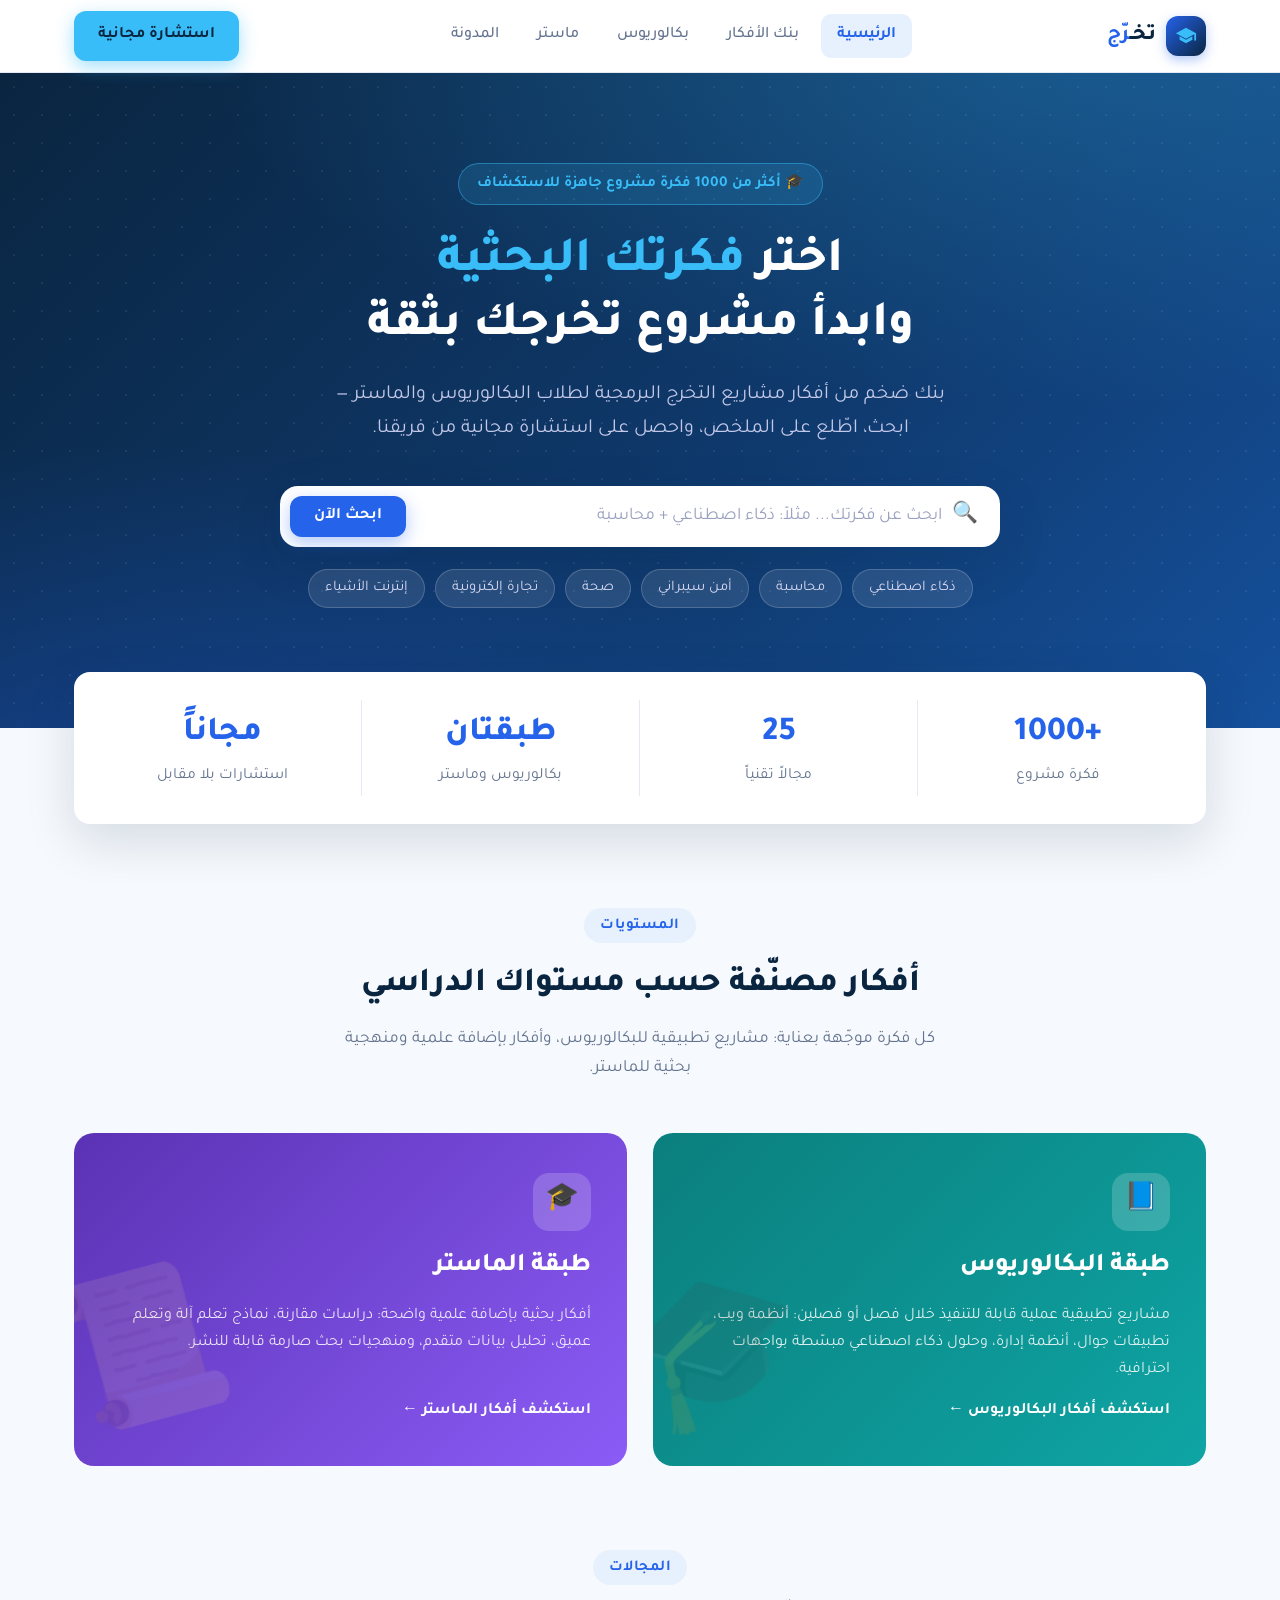
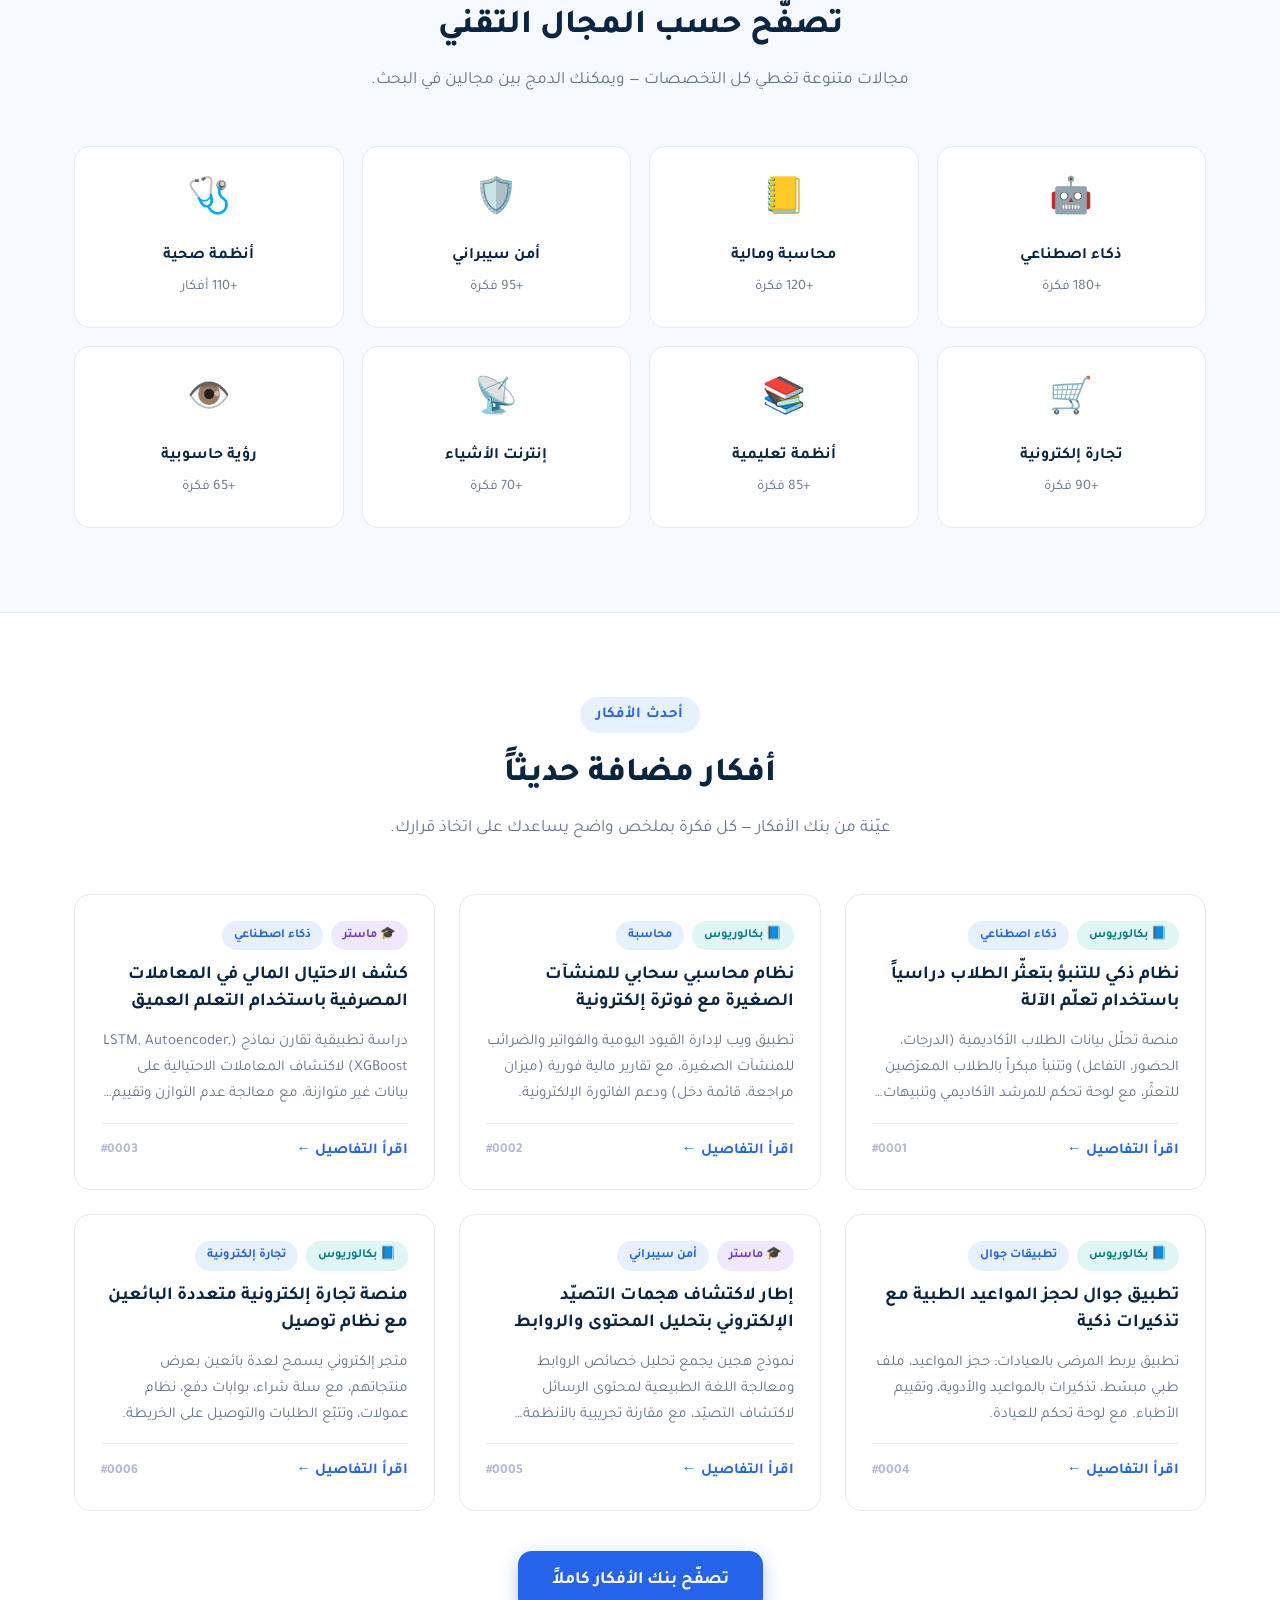
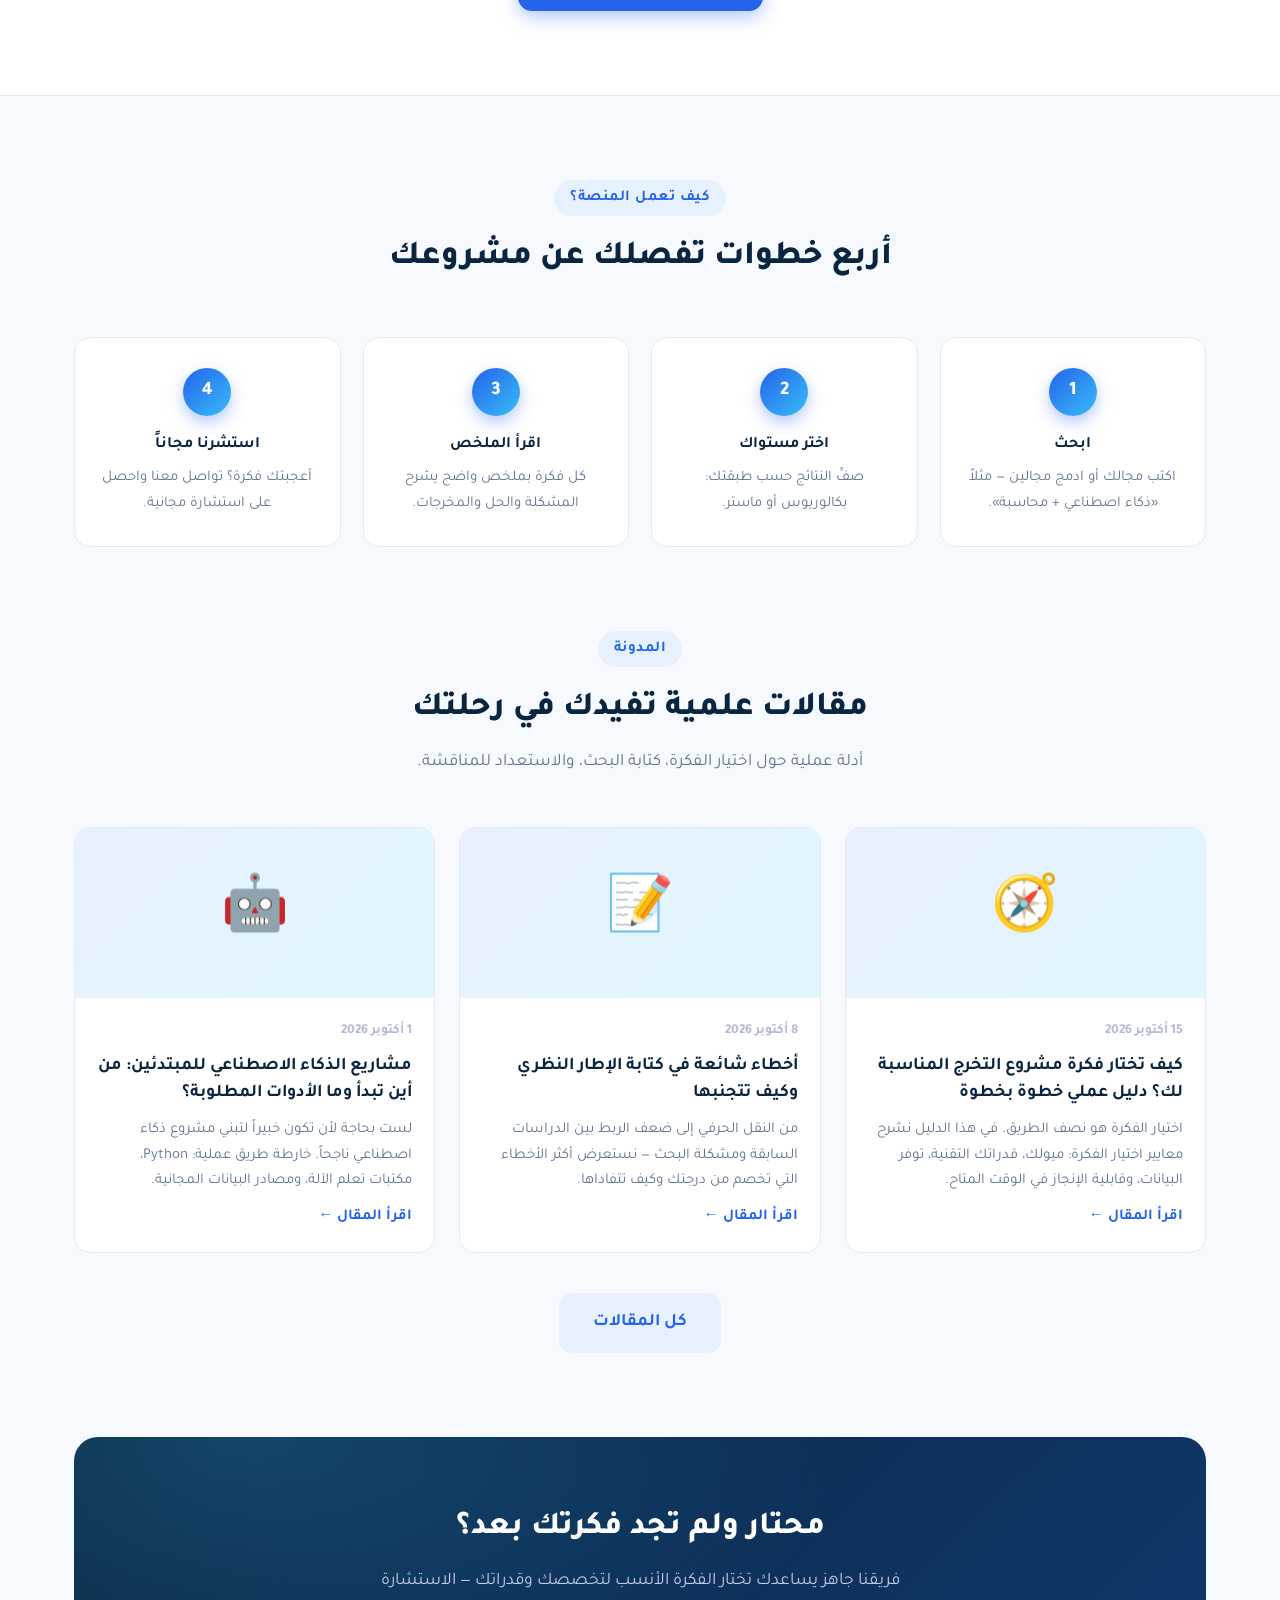
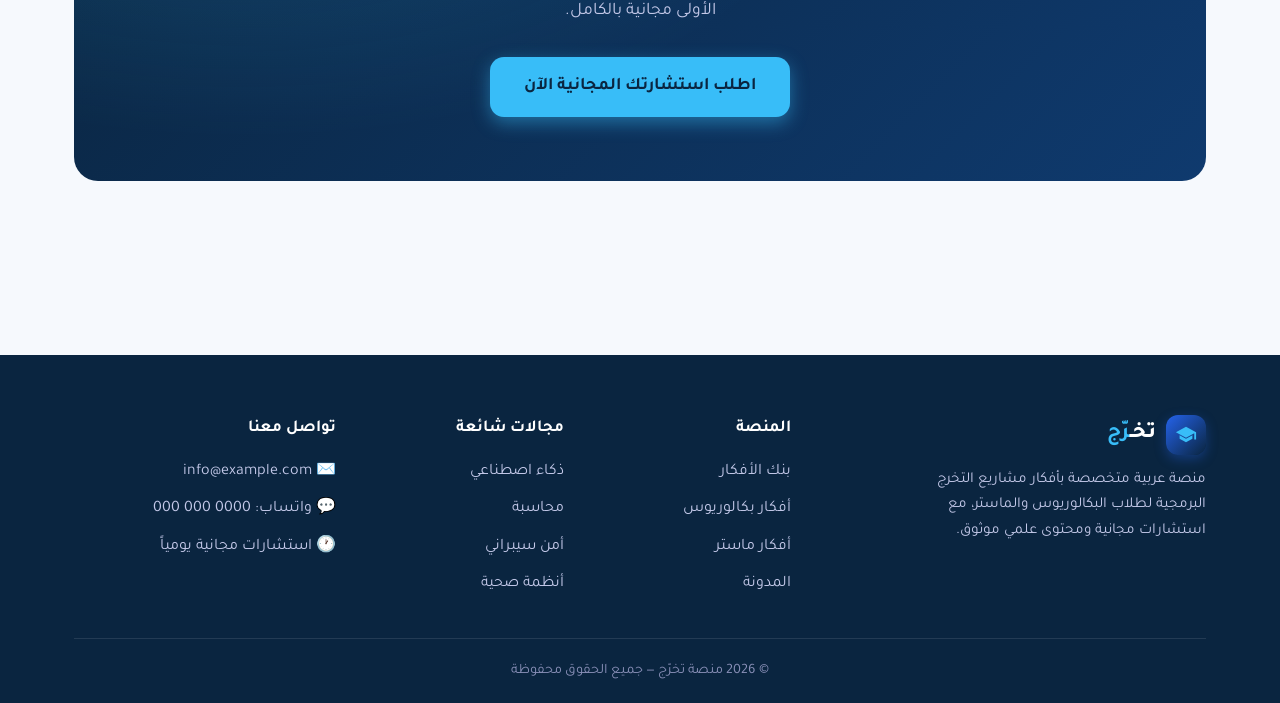
<file: index.html>
<!DOCTYPE html>
<html lang="ar" dir="rtl">
<head>
  <meta charset="UTF-8">
  <meta name="viewport" content="width=device-width, initial-scale=1.0">
  <title>تخرّج — منصة أفكار مشاريع التخرج</title>
  <meta name="description" content="أكثر من 1000 فكرة مشروع تخرج برمجي لطلاب البكالوريوس والماستر، مع ملخصات واضحة واستشارات مجانية.">
  <link rel="preconnect" href="https://fonts.googleapis.com">
  <link href="https://fonts.googleapis.com/css2?family=Tajawal:wght@400;500;700;800&display=swap" rel="stylesheet">
  <link rel="stylesheet" href="css/style.css">
</head>
<body>

<header class="site-header">
  <div class="container">
    <a href="index.html" class="logo">
      <span class="cap"><svg viewBox="0 0 24 24"><path d="M12 3L1 9l11 6 9-4.91V17h2V9L12 3zm-7 9.18v4L12 20l7-3.82v-4L12 16l-7-3.82z"/></svg></span>
      <span>تخـ<b>رّج</b></span>
    </a>
    <nav class="main-nav">
      <a href="index.html" class="active">الرئيسية</a>
      <a href="ideas.html">بنك الأفكار</a>
      <a href="ideas.html?tier=bachelor">بكالوريوس</a>
      <a href="ideas.html?tier=master">ماستر</a>
      <a href="blog.html">المدونة</a>
    </nav>
    <a href="idea.html?id=1#consult" class="btn btn-gold header-cta">استشارة مجانية</a>
    <button class="nav-toggle" aria-label="القائمة">☰</button>
  </div>
</header>

<section class="hero">
  <div class="container">
    <span class="hero-badge">🎓 أكثر من 1000 فكرة مشروع جاهزة للاستكشاف</span>
    <h1>اختر <span class="hl">فكرتك البحثية</span><br>وابدأ مشروع تخرجك بثقة</h1>
    <p class="lead">بنك ضخم من أفكار مشاريع التخرج البرمجية لطلاب البكالوريوس والماستر — ابحث، اطّلع على الملخص، واحصل على استشارة مجانية من فريقنا.</p>
    <form class="search-box" id="hero-search">
      <span class="icon">🔍</span>
      <input type="search" placeholder="ابحث عن فكرتك... مثلاً: ذكاء اصطناعي + محاسبة">
      <button type="submit" class="btn btn-indigo">ابحث الآن</button>
    </form>
    <div class="hero-tags">
      <a href="ideas.html?field=ذكاء اصطناعي">ذكاء اصطناعي</a>
      <a href="ideas.html?field=محاسبة">محاسبة</a>
      <a href="ideas.html?field=أمن سيبراني">أمن سيبراني</a>
      <a href="ideas.html?field=صحة">صحة</a>
      <a href="ideas.html?field=تجارة إلكترونية">تجارة إلكترونية</a>
      <a href="ideas.html?field=إنترنت الأشياء">إنترنت الأشياء</a>
    </div>
  </div>
</section>

<div class="stats-strip">
  <div class="container">
    <div class="grid">
      <div class="stat"><div class="num">+1000</div><div class="lbl">فكرة مشروع</div></div>
      <div class="stat"><div class="num">25</div><div class="lbl">مجالاً تقنياً</div></div>
      <div class="stat"><div class="num">طبقتان</div><div class="lbl">بكالوريوس وماستر</div></div>
      <div class="stat"><div class="num">مجاناً</div><div class="lbl">استشارات بلا مقابل</div></div>
    </div>
  </div>
</div>

<section class="block">
  <div class="container">
    <div class="sec-head">
      <span class="kicker">المستويات</span>
      <h2>أفكار مصنّفة حسب مستواك الدراسي</h2>
      <p>كل فكرة موجّهة بعناية: مشاريع تطبيقية للبكالوريوس، وأفكار بإضافة علمية ومنهجية بحثية للماستر.</p>
    </div>
    <div class="tiers">
      <a href="ideas.html?tier=bachelor" class="tier-card bachelor">
        <span class="tier-icon">📘</span>
        <h3>طبقة البكالوريوس</h3>
        <p>مشاريع تطبيقية عملية قابلة للتنفيذ خلال فصل أو فصلين: أنظمة ويب، تطبيقات جوال، أنظمة إدارة، وحلول ذكاء اصطناعي مبسّطة بواجهات احترافية.</p>
        <span class="tier-link">استكشف أفكار البكالوريوس ←</span>
      </a>
      <a href="ideas.html?tier=master" class="tier-card master">
        <span class="tier-icon">🎓</span>
        <h3>طبقة الماستر</h3>
        <p>أفكار بحثية بإضافة علمية واضحة: دراسات مقارنة، نماذج تعلم آلة وتعلم عميق، تحليل بيانات متقدم، ومنهجيات بحث صارمة قابلة للنشر.</p>
        <span class="tier-link">استكشف أفكار الماستر ←</span>
      </a>
    </div>
  </div>
</section>

<section class="block" style="padding-top:0">
  <div class="container">
    <div class="sec-head">
      <span class="kicker">المجالات</span>
      <h2>تصفّح حسب المجال التقني</h2>
      <p>مجالات متنوعة تغطي كل التخصصات — ويمكنك الدمج بين مجالين في البحث.</p>
    </div>
    <div class="cats">
      <a class="cat-card" href="ideas.html?field=ذكاء اصطناعي"><span class="emoji">🤖</span><h4>ذكاء اصطناعي</h4><span>+180 فكرة</span></a>
      <a class="cat-card" href="ideas.html?field=محاسبة"><span class="emoji">📒</span><h4>محاسبة ومالية</h4><span>+120 فكرة</span></a>
      <a class="cat-card" href="ideas.html?field=أمن سيبراني"><span class="emoji">🛡️</span><h4>أمن سيبراني</h4><span>+95 فكرة</span></a>
      <a class="cat-card" href="ideas.html?field=صحة"><span class="emoji">🩺</span><h4>أنظمة صحية</h4><span>+110 أفكار</span></a>
      <a class="cat-card" href="ideas.html?field=تجارة إلكترونية"><span class="emoji">🛒</span><h4>تجارة إلكترونية</h4><span>+90 فكرة</span></a>
      <a class="cat-card" href="ideas.html?field=تعليم"><span class="emoji">📚</span><h4>أنظمة تعليمية</h4><span>+85 فكرة</span></a>
      <a class="cat-card" href="ideas.html?field=إنترنت الأشياء"><span class="emoji">📡</span><h4>إنترنت الأشياء</h4><span>+70 فكرة</span></a>
      <a class="cat-card" href="ideas.html?field=رؤية حاسوبية"><span class="emoji">👁️</span><h4>رؤية حاسوبية</h4><span>+65 فكرة</span></a>
    </div>
  </div>
</section>

<section class="block" style="background:#fff;border-top:1px solid var(--line);border-bottom:1px solid var(--line)">
  <div class="container">
    <div class="sec-head">
      <span class="kicker">أحدث الأفكار</span>
      <h2>أفكار مضافة حديثاً</h2>
      <p>عيّنة من بنك الأفكار — كل فكرة بملخص واضح يساعدك على اتخاذ قرارك.</p>
    </div>
    <div class="ideas-grid" id="latest-ideas"></div>
    <div style="text-align:center;margin-top:40px">
      <a href="ideas.html" class="btn btn-indigo btn-lg">تصفّح بنك الأفكار كاملاً</a>
    </div>
  </div>
</section>

<section class="block">
  <div class="container">
    <div class="sec-head">
      <span class="kicker">كيف تعمل المنصة؟</span>
      <h2>أربع خطوات تفصلك عن مشروعك</h2>
    </div>
    <div class="steps">
      <div class="step"><span class="n">1</span><h4>ابحث</h4><p>اكتب مجالك أو ادمج مجالين — مثلاً «ذكاء اصطناعي + محاسبة».</p></div>
      <div class="step"><span class="n">2</span><h4>اختر مستواك</h4><p>صفِّ النتائج حسب طبقتك: بكالوريوس أو ماستر.</p></div>
      <div class="step"><span class="n">3</span><h4>اقرأ الملخص</h4><p>كل فكرة بملخص واضح يشرح المشكلة والحل والمخرجات.</p></div>
      <div class="step"><span class="n">4</span><h4>استشرنا مجاناً</h4><p>أعجبتك فكرة؟ تواصل معنا واحصل على استشارة مجانية.</p></div>
    </div>
  </div>
</section>

<section class="block" style="padding-top:0">
  <div class="container">
    <div class="sec-head">
      <span class="kicker">المدونة</span>
      <h2>مقالات علمية تفيدك في رحلتك</h2>
      <p>أدلة عملية حول اختيار الفكرة، كتابة البحث، والاستعداد للمناقشة.</p>
    </div>
    <div class="posts-grid" id="latest-posts"></div>
    <div style="text-align:center;margin-top:40px">
      <a href="blog.html" class="btn btn-ghost btn-lg">كل المقالات</a>
    </div>
  </div>
</section>

<section class="block" style="padding-top:0">
  <div class="container">
    <div class="cta">
      <h2>محتار ولم تجد فكرتك بعد؟</h2>
      <p>فريقنا جاهز يساعدك تختار الفكرة الأنسب لتخصصك وقدراتك — الاستشارة الأولى مجانية بالكامل.</p>
      <a href="idea.html?id=1#consult" class="btn btn-gold btn-lg">اطلب استشارتك المجانية الآن</a>
    </div>
  </div>
</section>

<footer class="site-footer">
  <div class="container">
    <div class="top">
      <div class="about">
        <a href="index.html" class="logo" style="color:#fff">
          <span class="cap"><svg viewBox="0 0 24 24"><path d="M12 3L1 9l11 6 9-4.91V17h2V9L12 3zm-7 9.18v4L12 20l7-3.82v-4L12 16l-7-3.82z"/></svg></span>
          <span>تخـ<b style="color:var(--gold)">رّج</b></span>
        </a>
        <p>منصة عربية متخصصة بأفكار مشاريع التخرج البرمجية لطلاب البكالوريوس والماستر، مع استشارات مجانية ومحتوى علمي موثوق.</p>
      </div>
      <div>
        <h5>المنصة</h5>
        <ul>
          <li><a href="ideas.html">بنك الأفكار</a></li>
          <li><a href="ideas.html?tier=bachelor">أفكار بكالوريوس</a></li>
          <li><a href="ideas.html?tier=master">أفكار ماستر</a></li>
          <li><a href="blog.html">المدونة</a></li>
        </ul>
      </div>
      <div>
        <h5>مجالات شائعة</h5>
        <ul>
          <li><a href="ideas.html?field=ذكاء اصطناعي">ذكاء اصطناعي</a></li>
          <li><a href="ideas.html?field=محاسبة">محاسبة</a></li>
          <li><a href="ideas.html?field=أمن سيبراني">أمن سيبراني</a></li>
          <li><a href="ideas.html?field=صحة">أنظمة صحية</a></li>
        </ul>
      </div>
      <div>
        <h5>تواصل معنا</h5>
        <ul>
          <li>✉️ info@example.com</li>
          <li>💬 واتساب: 0000 000 000</li>
          <li>🕐 استشارات مجانية يومياً</li>
        </ul>
      </div>
    </div>
    <div class="bottom">© 2026 منصة تخرّج — جميع الحقوق محفوظة</div>
  </div>
</footer>

<script src="js/data.js"></script>
<script src="js/main.js"></script>
</body>
</html>
</file>
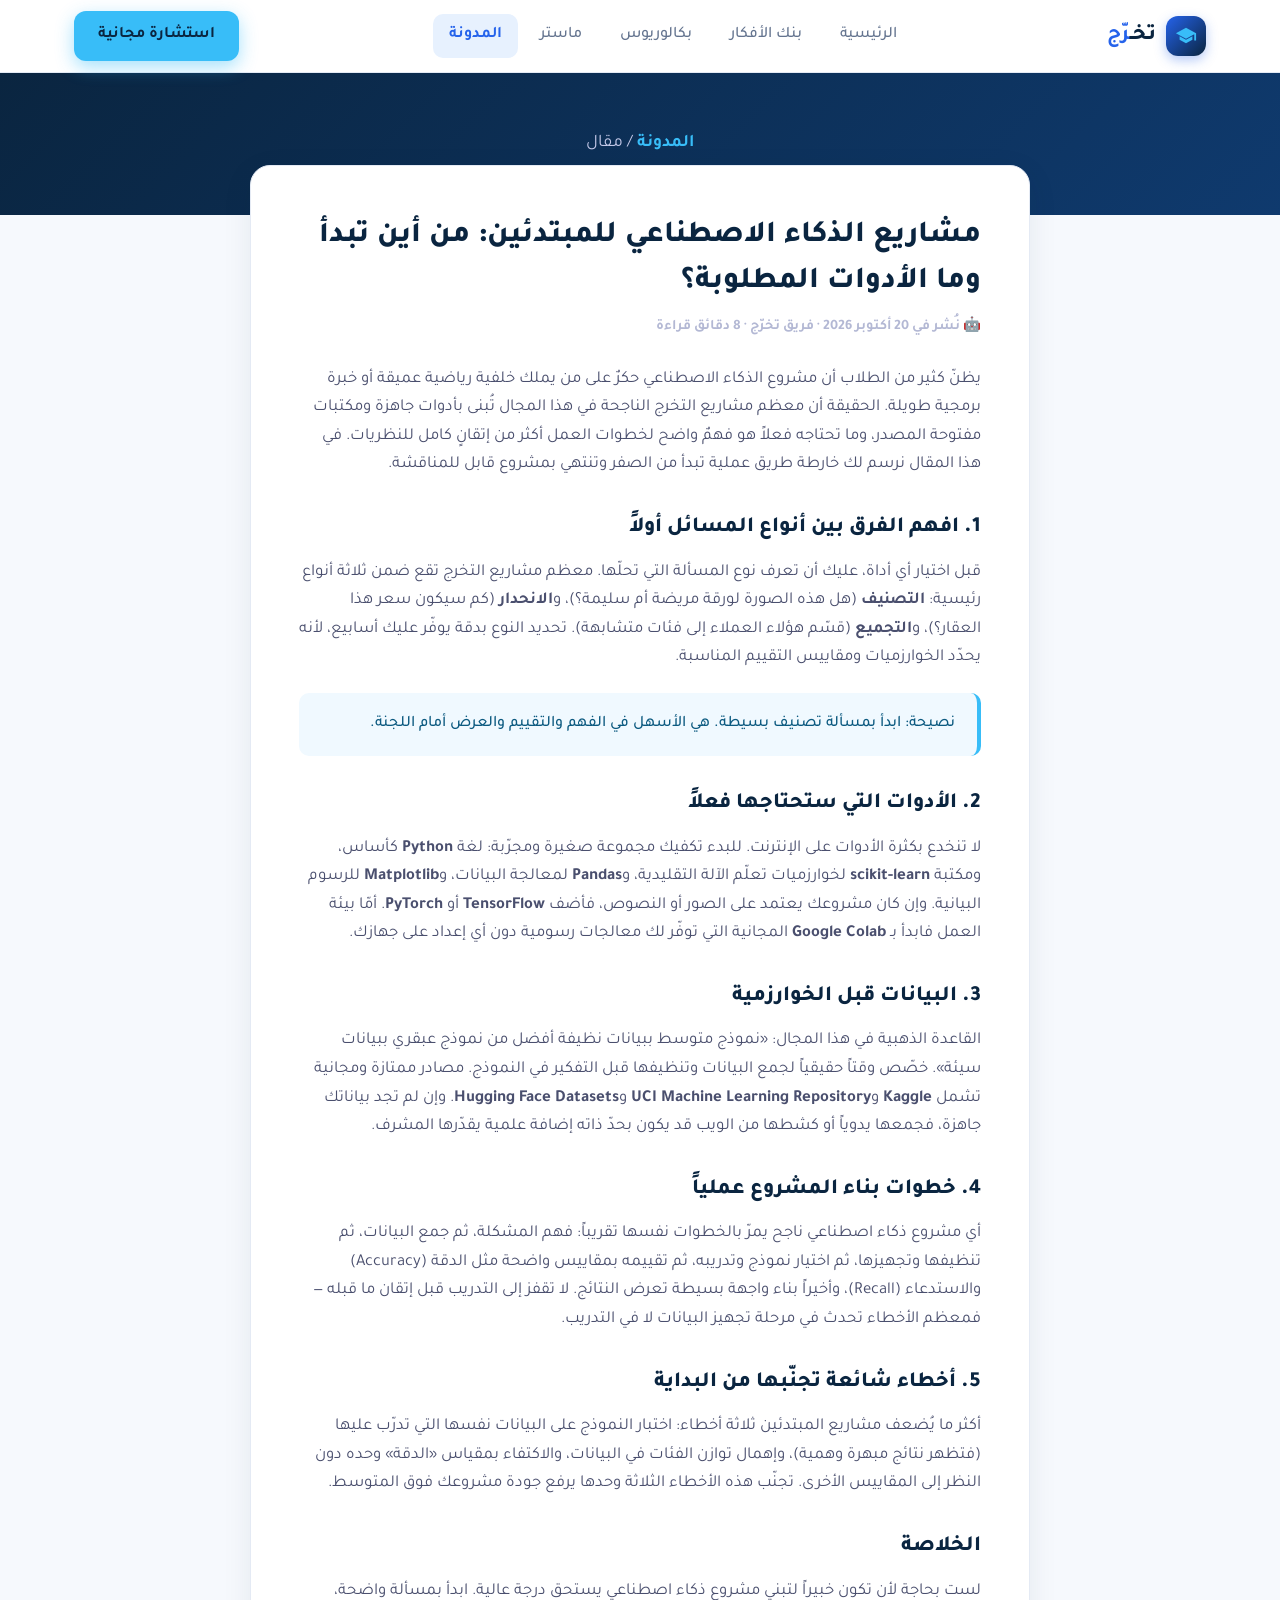
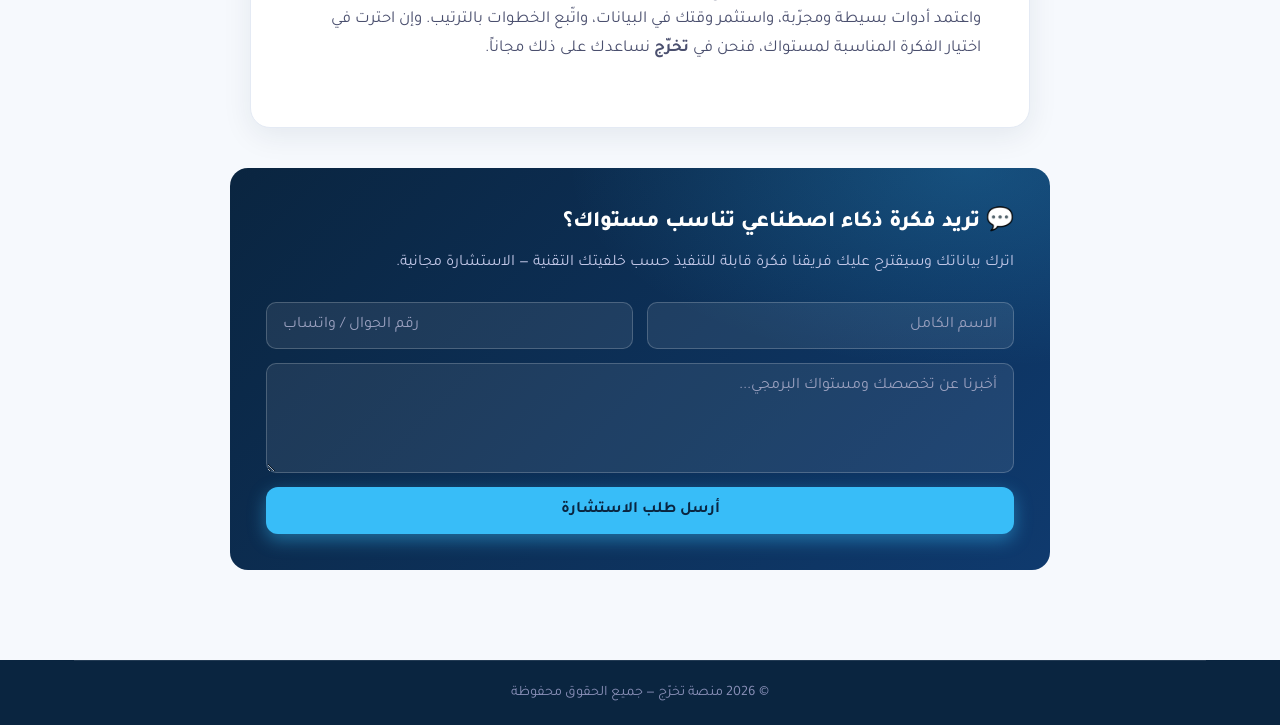
<file: article-ai.html>
<!DOCTYPE html>
<html lang="ar" dir="rtl">
<head>
  <meta charset="UTF-8">
  <meta name="viewport" content="width=device-width, initial-scale=1.0">
  <title>مشاريع الذكاء الاصطناعي للمبتدئين — تخرّج</title>
  <link rel="preconnect" href="https://fonts.googleapis.com">
  <link href="https://fonts.googleapis.com/css2?family=Tajawal:wght@400;500;700;800&display=swap" rel="stylesheet">
  <link rel="stylesheet" href="css/style.css">
</head>
<body>

<header class="site-header">
  <div class="container">
    <a href="index.html" class="logo">
      <span class="cap"><svg viewBox="0 0 24 24"><path d="M12 3L1 9l11 6 9-4.91V17h2V9L12 3zm-7 9.18v4L12 20l7-3.82v-4L12 16l-7-3.82z"/></svg></span>
      <span>تخـ<b>رّج</b></span>
    </a>
    <nav class="main-nav">
      <a href="index.html">الرئيسية</a>
      <a href="ideas.html">بنك الأفكار</a>
      <a href="ideas.html?tier=bachelor">بكالوريوس</a>
      <a href="ideas.html?tier=master">ماستر</a>
      <a href="blog.html" class="active">المدونة</a>
    </nav>
    <a href="idea.html?id=1#consult" class="btn btn-gold header-cta">استشارة مجانية</a>
    <button class="nav-toggle" aria-label="القائمة">☰</button>
  </div>
</header>

<section class="page-hero">
  <div class="container">
    <p style="margin-bottom:0"><a href="blog.html" style="color:var(--gold);font-weight:700">المدونة</a> / مقال</p>
  </div>
</section>

<div class="container">
  <article class="article-body">
    <h1>مشاريع الذكاء الاصطناعي للمبتدئين: من أين تبدأ وما الأدوات المطلوبة؟</h1>
    <p class="meta-line">🤖 نُشر في 20 أكتوبر 2026 · فريق تخرّج · 8 دقائق قراءة</p>

    <p>يظنّ كثير من الطلاب أن مشروع الذكاء الاصطناعي حكرٌ على من يملك خلفية رياضية عميقة أو خبرة برمجية طويلة. الحقيقة أن معظم مشاريع التخرج الناجحة في هذا المجال تُبنى بأدوات جاهزة ومكتبات مفتوحة المصدر، وما تحتاجه فعلاً هو فهمٌ واضح لخطوات العمل أكثر من إتقانٍ كامل للنظريات. في هذا المقال نرسم لك خارطة طريق عملية تبدأ من الصفر وتنتهي بمشروع قابل للمناقشة.</p>

    <h2>1. افهم الفرق بين أنواع المسائل أولاً</h2>
    <p>قبل اختيار أي أداة، عليك أن تعرف نوع المسألة التي تحلّها. معظم مشاريع التخرج تقع ضمن ثلاثة أنواع رئيسية: <b>التصنيف</b> (هل هذه الصورة لورقة مريضة أم سليمة؟)، و<b>الانحدار</b> (كم سيكون سعر هذا العقار؟)، و<b>التجميع</b> (قسّم هؤلاء العملاء إلى فئات متشابهة). تحديد النوع بدقة يوفّر عليك أسابيع، لأنه يحدّد الخوارزميات ومقاييس التقييم المناسبة.</p>

    <blockquote>نصيحة: ابدأ بمسألة تصنيف بسيطة. هي الأسهل في الفهم والتقييم والعرض أمام اللجنة.</blockquote>

    <h2>2. الأدوات التي ستحتاجها فعلاً</h2>
    <p>لا تنخدع بكثرة الأدوات على الإنترنت. للبدء تكفيك مجموعة صغيرة ومجرّبة: لغة <b>Python</b> كأساس، ومكتبة <b>scikit-learn</b> لخوارزميات تعلّم الآلة التقليدية، و<b>Pandas</b> لمعالجة البيانات، و<b>Matplotlib</b> للرسوم البيانية. وإن كان مشروعك يعتمد على الصور أو النصوص، فأضف <b>TensorFlow</b> أو <b>PyTorch</b>. أمّا بيئة العمل فابدأ بـ <b>Google Colab</b> المجانية التي توفّر لك معالجات رسومية دون أي إعداد على جهازك.</p>

    <h2>3. البيانات قبل الخوارزمية</h2>
    <p>القاعدة الذهبية في هذا المجال: «نموذج متوسط ببيانات نظيفة أفضل من نموذج عبقري ببيانات سيئة». خصّص وقتاً حقيقياً لجمع البيانات وتنظيفها قبل التفكير في النموذج. مصادر ممتازة ومجانية تشمل <b>Kaggle</b> و<b>UCI Machine Learning Repository</b> و<b>Hugging Face Datasets</b>. وإن لم تجد بياناتك جاهزة، فجمعها يدوياً أو كشطها من الويب قد يكون بحدّ ذاته إضافة علمية يقدّرها المشرف.</p>

    <h2>4. خطوات بناء المشروع عملياً</h2>
    <p>أي مشروع ذكاء اصطناعي ناجح يمرّ بالخطوات نفسها تقريباً: فهم المشكلة، ثم جمع البيانات، ثم تنظيفها وتجهيزها، ثم اختيار نموذج وتدريبه، ثم تقييمه بمقاييس واضحة مثل الدقة (Accuracy) والاستدعاء (Recall)، وأخيراً بناء واجهة بسيطة تعرض النتائج. لا تقفز إلى التدريب قبل إتقان ما قبله — فمعظم الأخطاء تحدث في مرحلة تجهيز البيانات لا في التدريب.</p>

    <h2>5. أخطاء شائعة تجنّبها من البداية</h2>
    <p>أكثر ما يُضعف مشاريع المبتدئين ثلاثة أخطاء: اختبار النموذج على البيانات نفسها التي تدرّب عليها (فتظهر نتائج مبهرة وهمية)، وإهمال توازن الفئات في البيانات، والاكتفاء بمقياس «الدقة» وحده دون النظر إلى المقاييس الأخرى. تجنّب هذه الأخطاء الثلاثة وحدها يرفع جودة مشروعك فوق المتوسط.</p>

    <h2>الخلاصة</h2>
    <p>لست بحاجة لأن تكون خبيراً لتبني مشروع ذكاء اصطناعي يستحق درجة عالية. ابدأ بمسألة واضحة، واعتمد أدوات بسيطة ومجرّبة، واستثمر وقتك في البيانات، واتّبع الخطوات بالترتيب. وإن احترت في اختيار الفكرة المناسبة لمستواك، فنحن في <b>تخرّج</b> نساعدك على ذلك مجاناً.</p>
  </article>

  <div class="idea-detail" style="margin-top:40px">
    <div class="consult-box" id="consult">
      <h3>💬 تريد فكرة ذكاء اصطناعي تناسب مستواك؟</h3>
      <p>اترك بياناتك وسيقترح عليك فريقنا فكرة قابلة للتنفيذ حسب خلفيتك التقنية — الاستشارة مجانية.</p>
      <form class="consult-form" id="consult-form">
        <input type="text" placeholder="الاسم الكامل" required>
        <input type="tel" placeholder="رقم الجوال / واتساب" required>
        <textarea class="full" placeholder="أخبرنا عن تخصصك ومستواك البرمجي..."></textarea>
        <button type="submit" class="btn btn-gold full" style="padding:14px">أرسل طلب الاستشارة</button>
      </form>
    </div>
  </div>
</div>

<footer class="site-footer">
  <div class="container">
    <div class="bottom">© 2026 منصة تخرّج — جميع الحقوق محفوظة</div>
  </div>
</footer>

<script src="js/data.js"></script>
<script src="js/main.js"></script>
</body>
</html>
</file>
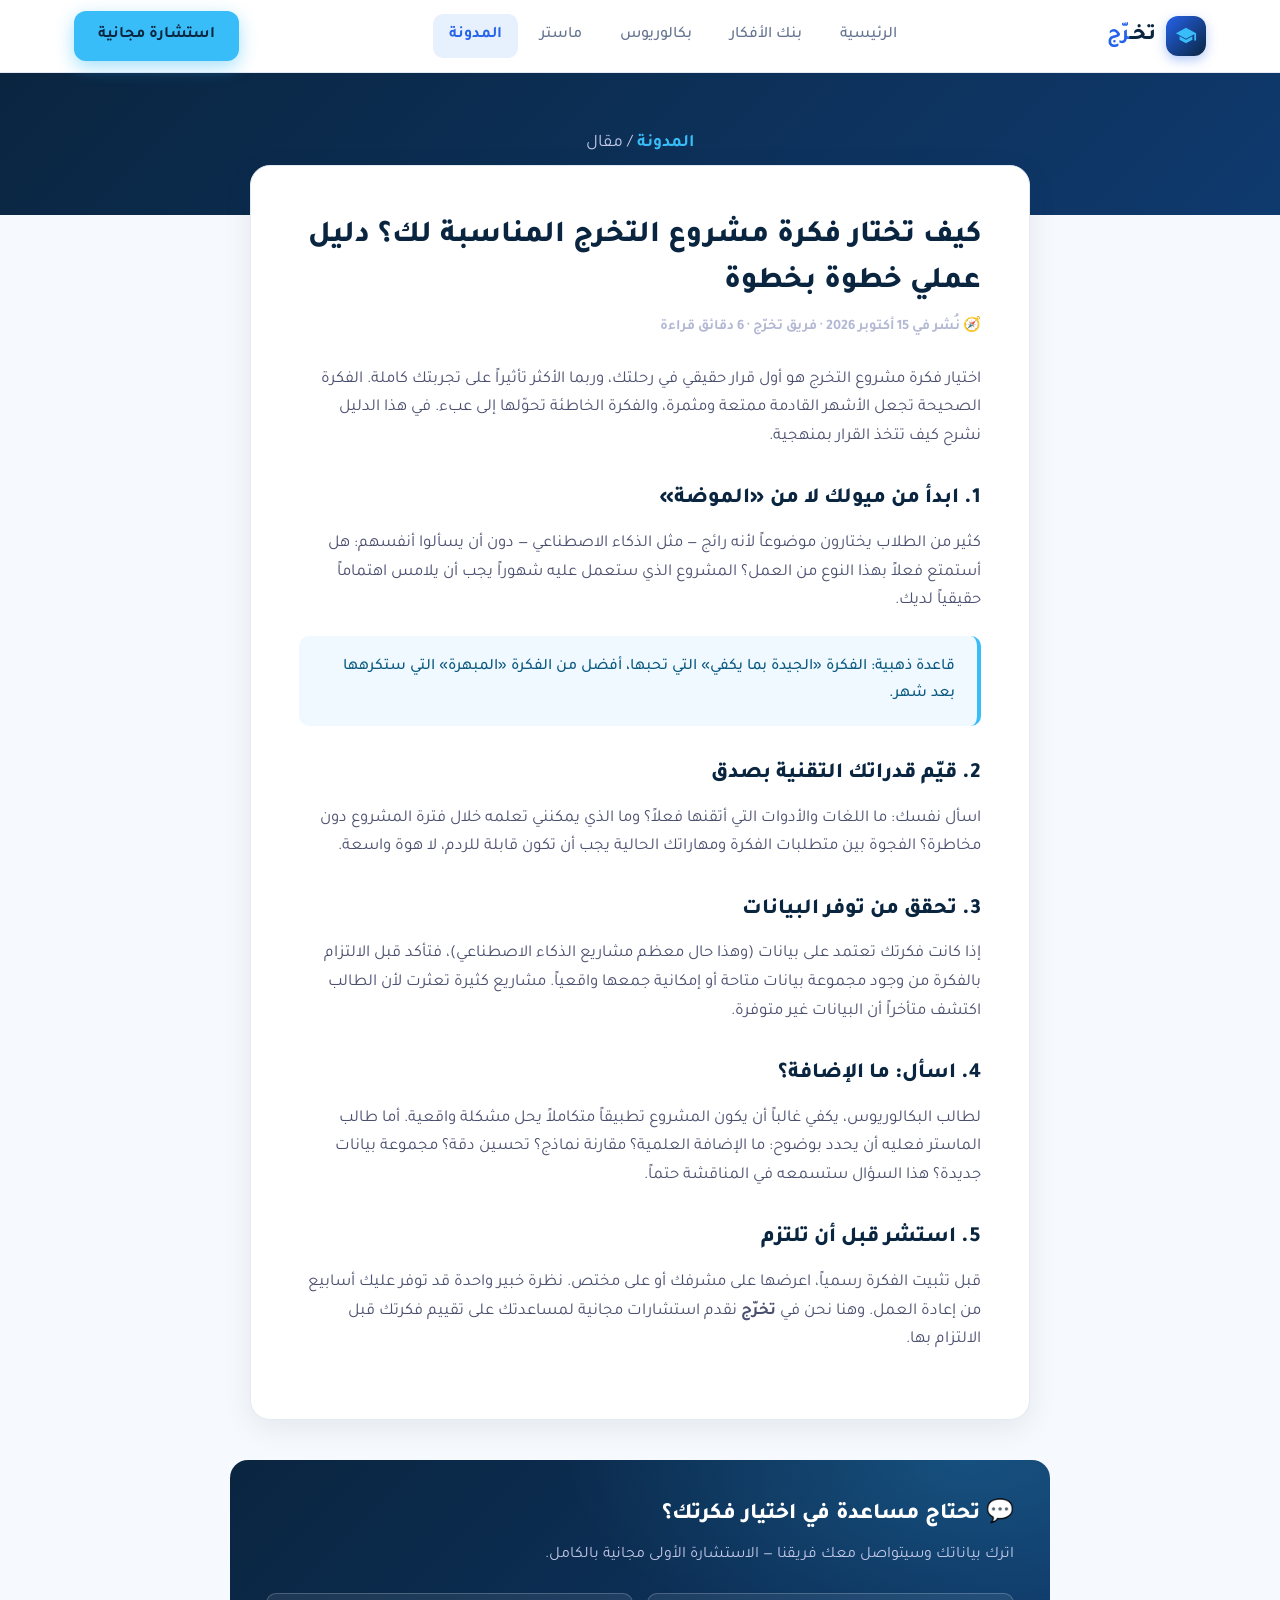
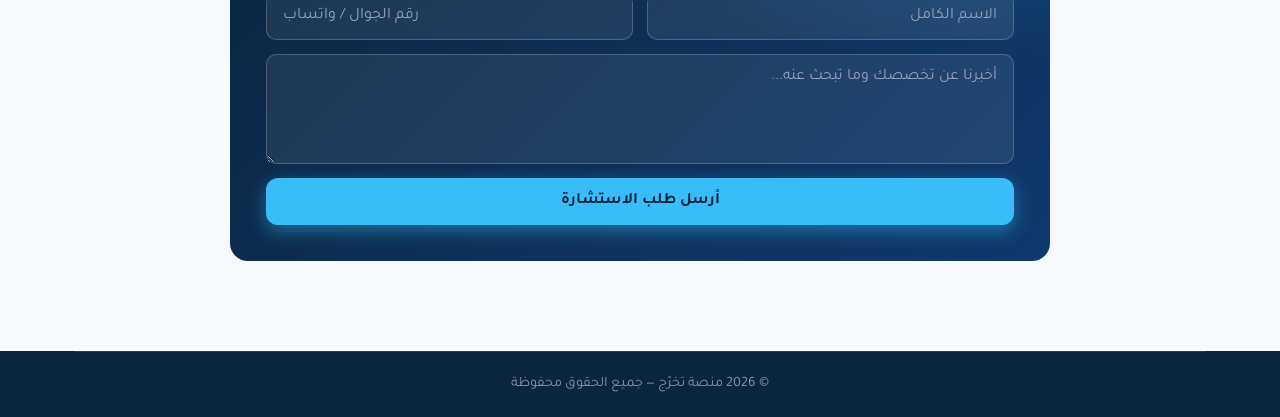
<file: article.html>
<!DOCTYPE html>
<html lang="ar" dir="rtl">
<head>
  <meta charset="UTF-8">
  <meta name="viewport" content="width=device-width, initial-scale=1.0">
  <title>مقال — تخرّج</title>
  <link rel="preconnect" href="https://fonts.googleapis.com">
  <link href="https://fonts.googleapis.com/css2?family=Tajawal:wght@400;500;700;800&display=swap" rel="stylesheet">
  <link rel="stylesheet" href="css/style.css">
</head>
<body>

<header class="site-header">
  <div class="container">
    <a href="index.html" class="logo">
      <span class="cap"><svg viewBox="0 0 24 24"><path d="M12 3L1 9l11 6 9-4.91V17h2V9L12 3zm-7 9.18v4L12 20l7-3.82v-4L12 16l-7-3.82z"/></svg></span>
      <span>تخـ<b>رّج</b></span>
    </a>
    <nav class="main-nav">
      <a href="index.html">الرئيسية</a>
      <a href="ideas.html">بنك الأفكار</a>
      <a href="ideas.html?tier=bachelor">بكالوريوس</a>
      <a href="ideas.html?tier=master">ماستر</a>
      <a href="blog.html" class="active">المدونة</a>
    </nav>
    <a href="idea.html?id=1#consult" class="btn btn-gold header-cta">استشارة مجانية</a>
    <button class="nav-toggle" aria-label="القائمة">☰</button>
  </div>
</header>

<section class="page-hero">
  <div class="container">
    <p style="margin-bottom:0"><a href="blog.html" style="color:var(--gold);font-weight:700">المدونة</a> / مقال</p>
  </div>
</section>

<div class="container">
  <article class="article-body">
    <h1>كيف تختار فكرة مشروع التخرج المناسبة لك؟ دليل عملي خطوة بخطوة</h1>
    <p class="meta-line">🧭 نُشر في 15 أكتوبر 2026 · فريق تخرّج · 6 دقائق قراءة</p>

    <p>اختيار فكرة مشروع التخرج هو أول قرار حقيقي في رحلتك، وربما الأكثر تأثيراً على تجربتك كاملة. الفكرة الصحيحة تجعل الأشهر القادمة ممتعة ومثمرة، والفكرة الخاطئة تحوّلها إلى عبء. في هذا الدليل نشرح كيف تتخذ القرار بمنهجية.</p>

    <h2>1. ابدأ من ميولك لا من «الموضة»</h2>
    <p>كثير من الطلاب يختارون موضوعاً لأنه رائج — مثل الذكاء الاصطناعي — دون أن يسألوا أنفسهم: هل أستمتع فعلاً بهذا النوع من العمل؟ المشروع الذي ستعمل عليه شهوراً يجب أن يلامس اهتماماً حقيقياً لديك.</p>

    <blockquote>قاعدة ذهبية: الفكرة «الجيدة بما يكفي» التي تحبها، أفضل من الفكرة «المبهرة» التي ستكرهها بعد شهر.</blockquote>

    <h2>2. قيّم قدراتك التقنية بصدق</h2>
    <p>اسأل نفسك: ما اللغات والأدوات التي أتقنها فعلاً؟ وما الذي يمكنني تعلمه خلال فترة المشروع دون مخاطرة؟ الفجوة بين متطلبات الفكرة ومهاراتك الحالية يجب أن تكون قابلة للردم، لا هوة واسعة.</p>

    <h2>3. تحقق من توفر البيانات</h2>
    <p>إذا كانت فكرتك تعتمد على بيانات (وهذا حال معظم مشاريع الذكاء الاصطناعي)، فتأكد قبل الالتزام بالفكرة من وجود مجموعة بيانات متاحة أو إمكانية جمعها واقعياً. مشاريع كثيرة تعثرت لأن الطالب اكتشف متأخراً أن البيانات غير متوفرة.</p>

    <h2>4. اسأل: ما الإضافة؟</h2>
    <p>لطالب البكالوريوس، يكفي غالباً أن يكون المشروع تطبيقاً متكاملاً يحل مشكلة واقعية. أما طالب الماستر فعليه أن يحدد بوضوح: ما الإضافة العلمية؟ مقارنة نماذج؟ تحسين دقة؟ مجموعة بيانات جديدة؟ هذا السؤال ستسمعه في المناقشة حتماً.</p>

    <h2>5. استشر قبل أن تلتزم</h2>
    <p>قبل تثبيت الفكرة رسمياً، اعرضها على مشرفك أو على مختص. نظرة خبير واحدة قد توفر عليك أسابيع من إعادة العمل. وهنا نحن في <b>تخرّج</b> نقدم استشارات مجانية لمساعدتك على تقييم فكرتك قبل الالتزام بها.</p>
  </article>

  <div class="idea-detail" style="margin-top:40px">
    <div class="consult-box" id="consult">
      <h3>💬 تحتاج مساعدة في اختيار فكرتك؟</h3>
      <p>اترك بياناتك وسيتواصل معك فريقنا — الاستشارة الأولى مجانية بالكامل.</p>
      <form class="consult-form" id="consult-form">
        <input type="text" placeholder="الاسم الكامل" required>
        <input type="tel" placeholder="رقم الجوال / واتساب" required>
        <textarea class="full" placeholder="أخبرنا عن تخصصك وما تبحث عنه..."></textarea>
        <button type="submit" class="btn btn-gold full" style="padding:14px">أرسل طلب الاستشارة</button>
      </form>
    </div>
  </div>
</div>

<footer class="site-footer">
  <div class="container">
    <div class="bottom">© 2026 منصة تخرّج — جميع الحقوق محفوظة</div>
  </div>
</footer>

<script src="js/data.js"></script>
<script src="js/main.js"></script>
</body>
</html>
</file>
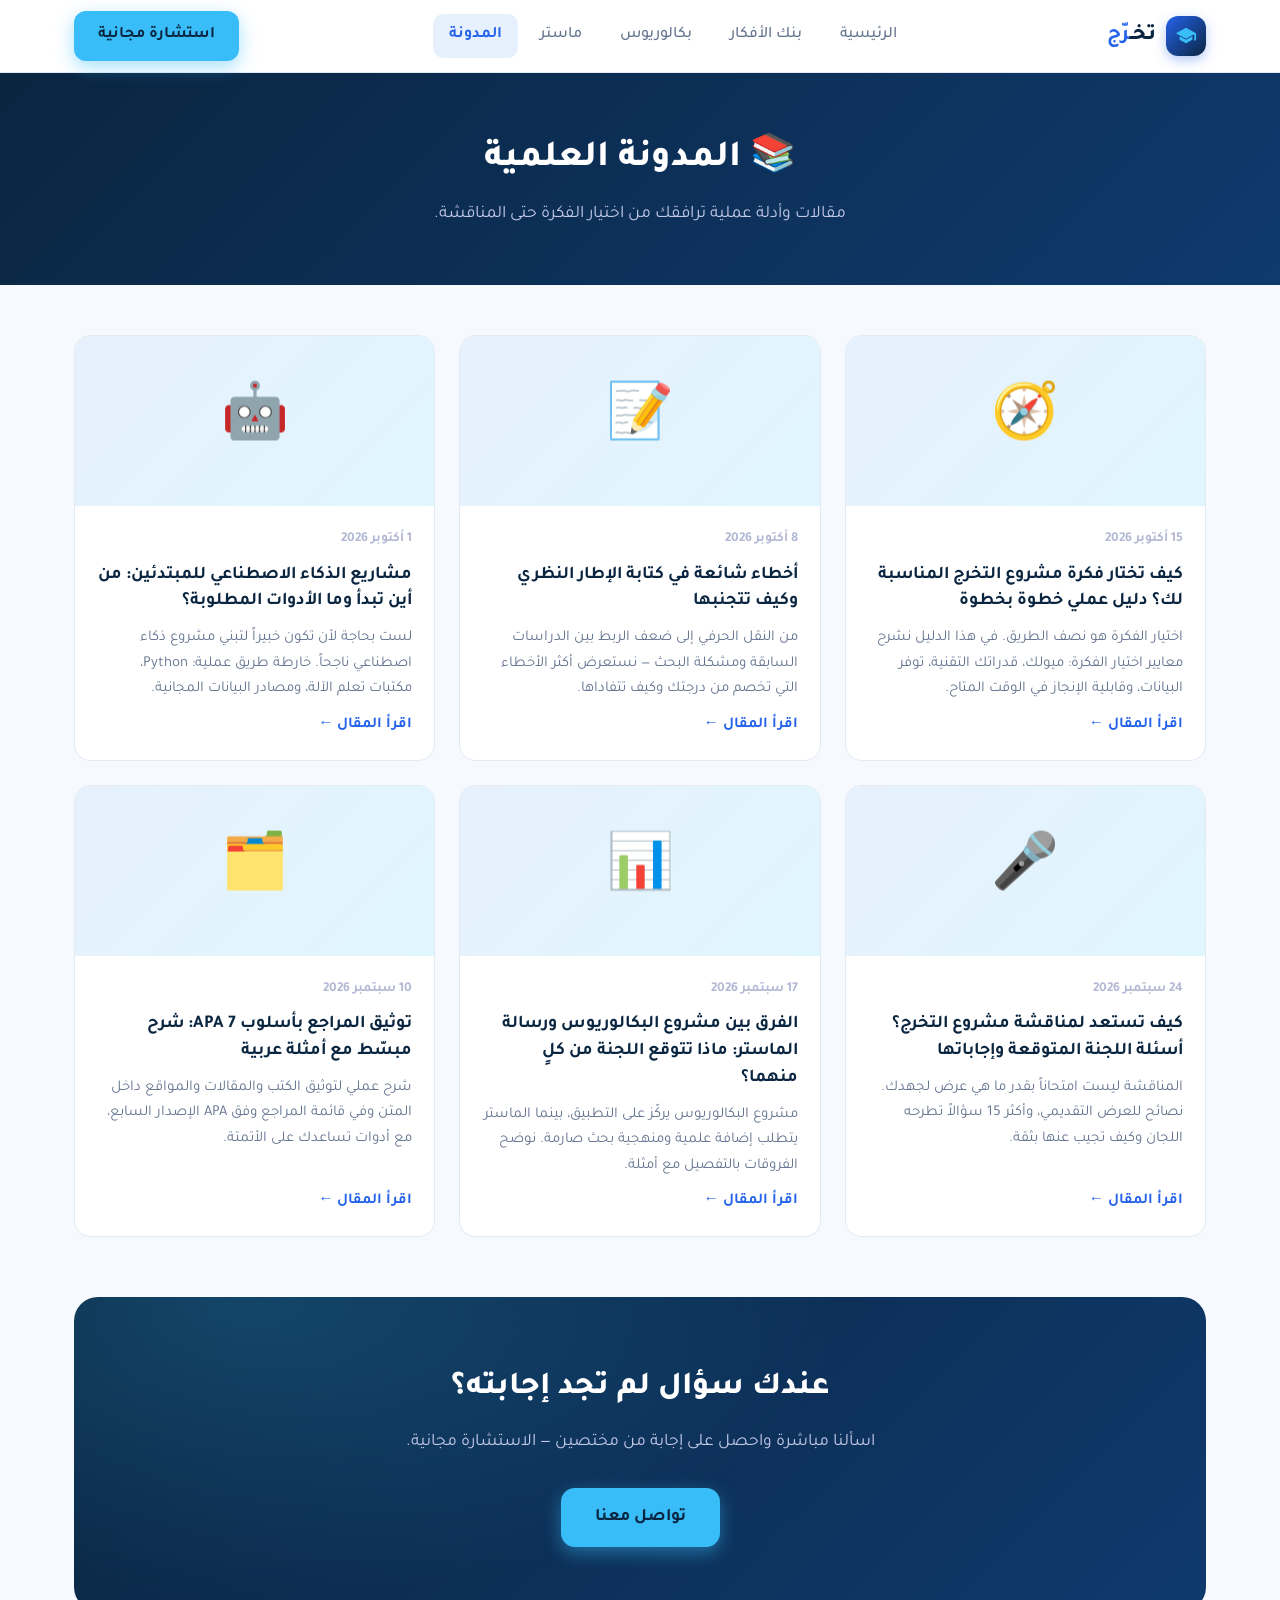
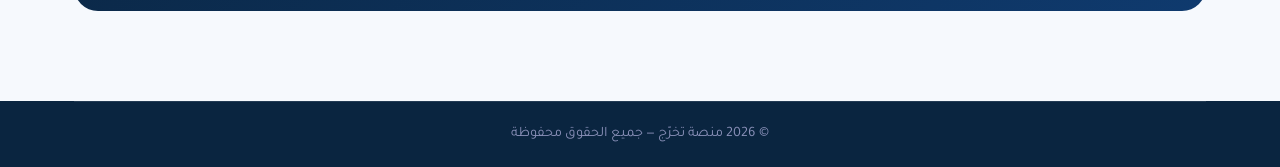
<file: blog.html>
<!DOCTYPE html>
<html lang="ar" dir="rtl">
<head>
  <meta charset="UTF-8">
  <meta name="viewport" content="width=device-width, initial-scale=1.0">
  <title>المدونة — تخرّج</title>
  <link rel="preconnect" href="https://fonts.googleapis.com">
  <link href="https://fonts.googleapis.com/css2?family=Tajawal:wght@400;500;700;800&display=swap" rel="stylesheet">
  <link rel="stylesheet" href="css/style.css">
</head>
<body>

<header class="site-header">
  <div class="container">
    <a href="index.html" class="logo">
      <span class="cap"><svg viewBox="0 0 24 24"><path d="M12 3L1 9l11 6 9-4.91V17h2V9L12 3zm-7 9.18v4L12 20l7-3.82v-4L12 16l-7-3.82z"/></svg></span>
      <span>تخـ<b>رّج</b></span>
    </a>
    <nav class="main-nav">
      <a href="index.html">الرئيسية</a>
      <a href="ideas.html">بنك الأفكار</a>
      <a href="ideas.html?tier=bachelor">بكالوريوس</a>
      <a href="ideas.html?tier=master">ماستر</a>
      <a href="blog.html" class="active">المدونة</a>
    </nav>
    <a href="idea.html?id=1#consult" class="btn btn-gold header-cta">استشارة مجانية</a>
    <button class="nav-toggle" aria-label="القائمة">☰</button>
  </div>
</header>

<section class="page-hero">
  <div class="container">
    <h1>📚 المدونة العلمية</h1>
    <p>مقالات وأدلة عملية ترافقك من اختيار الفكرة حتى المناقشة.</p>
  </div>
</section>

<div class="container" style="margin-top:50px">
  <div class="posts-grid" id="all-posts"></div>

  <div class="cta" style="margin-top:60px">
    <h2>عندك سؤال لم تجد إجابته؟</h2>
    <p>اسألنا مباشرة واحصل على إجابة من مختصين — الاستشارة مجانية.</p>
    <a href="idea.html?id=1#consult" class="btn btn-gold btn-lg">تواصل معنا</a>
  </div>
</div>

<footer class="site-footer">
  <div class="container">
    <div class="bottom">© 2026 منصة تخرّج — جميع الحقوق محفوظة</div>
  </div>
</footer>

<script src="js/data.js"></script>
<script src="js/main.js"></script>
</body>
</html>
</file>
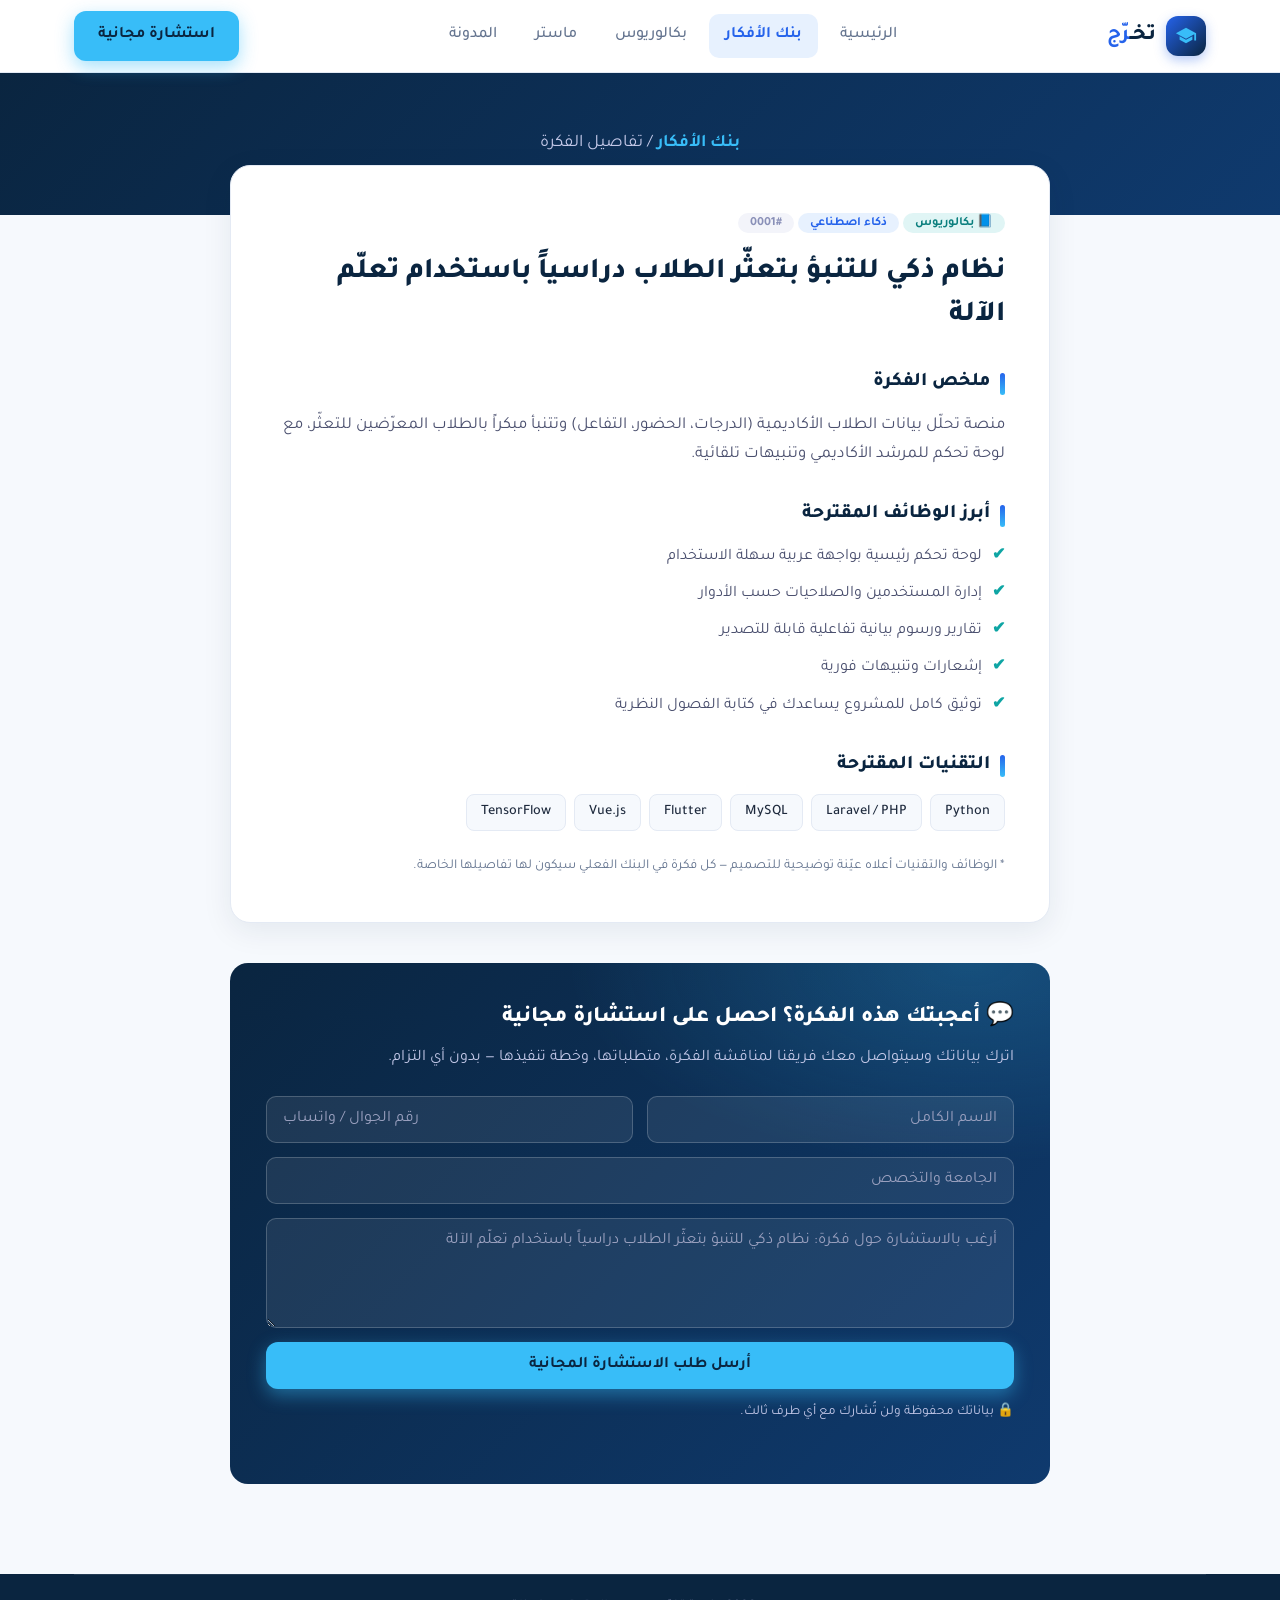
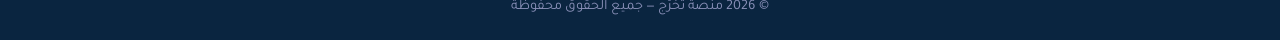
<file: idea.html>
<!DOCTYPE html>
<html lang="ar" dir="rtl">
<head>
  <meta charset="UTF-8">
  <meta name="viewport" content="width=device-width, initial-scale=1.0">
  <title>تفاصيل الفكرة — تخرّج</title>
  <link rel="preconnect" href="https://fonts.googleapis.com">
  <link href="https://fonts.googleapis.com/css2?family=Tajawal:wght@400;500;700;800&display=swap" rel="stylesheet">
  <link rel="stylesheet" href="css/style.css">
</head>
<body>

<header class="site-header">
  <div class="container">
    <a href="index.html" class="logo">
      <span class="cap"><svg viewBox="0 0 24 24"><path d="M12 3L1 9l11 6 9-4.91V17h2V9L12 3zm-7 9.18v4L12 20l7-3.82v-4L12 16l-7-3.82z"/></svg></span>
      <span>تخـ<b>رّج</b></span>
    </a>
    <nav class="main-nav">
      <a href="index.html">الرئيسية</a>
      <a href="ideas.html" class="active">بنك الأفكار</a>
      <a href="ideas.html?tier=bachelor">بكالوريوس</a>
      <a href="ideas.html?tier=master">ماستر</a>
      <a href="blog.html">المدونة</a>
    </nav>
    <a href="#consult" class="btn btn-gold header-cta">استشارة مجانية</a>
    <button class="nav-toggle" aria-label="القائمة">☰</button>
  </div>
</header>

<section class="page-hero">
  <div class="container">
    <p style="margin-bottom:0"><a href="ideas.html" style="color:var(--gold);font-weight:700">بنك الأفكار</a> / تفاصيل الفكرة</p>
  </div>
</section>

<div class="container" id="idea-holder">
  <div class="idea-detail">
    <div class="card">
      <div class="meta" id="idea-meta"></div>
      <h1 id="idea-title"></h1>

      <h3 class="section-title">ملخص الفكرة</h3>
      <p class="body-text" id="idea-summary"></p>

      <h3 class="section-title">أبرز الوظائف المقترحة</h3>
      <ul class="features">
        <li>لوحة تحكم رئيسية بواجهة عربية سهلة الاستخدام</li>
        <li>إدارة المستخدمين والصلاحيات حسب الأدوار</li>
        <li>تقارير ورسوم بيانية تفاعلية قابلة للتصدير</li>
        <li>إشعارات وتنبيهات فورية</li>
        <li>توثيق كامل للمشروع يساعدك في كتابة الفصول النظرية</li>
      </ul>

      <h3 class="section-title">التقنيات المقترحة</h3>
      <div class="tech-tags">
        <span>Python</span><span>Laravel / PHP</span><span>MySQL</span>
        <span>Flutter</span><span>Vue.js</span><span>TensorFlow</span>
      </div>

      <p class="form-note" style="color:var(--muted);margin-top:24px">* الوظائف والتقنيات أعلاه عيّنة توضيحية للتصميم — كل فكرة في البنك الفعلي سيكون لها تفاصيلها الخاصة.</p>
    </div>

    <div class="consult-box" id="consult">
      <h3>💬 أعجبتك هذه الفكرة؟ احصل على استشارة مجانية</h3>
      <p>اترك بياناتك وسيتواصل معك فريقنا لمناقشة الفكرة، متطلباتها، وخطة تنفيذها — بدون أي التزام.</p>
      <form class="consult-form" id="consult-form">
        <input type="text" placeholder="الاسم الكامل" required>
        <input type="tel" placeholder="رقم الجوال / واتساب" required>
        <input type="text" placeholder="الجامعة والتخصص" class="full">
        <textarea id="consult-message" class="full" placeholder="رسالتك..."></textarea>
        <button type="submit" class="btn btn-gold full" style="padding:14px">أرسل طلب الاستشارة المجانية</button>
      </form>
      <p class="form-note">🔒 بياناتك محفوظة ولن تُشارك مع أي طرف ثالث.</p>
    </div>
  </div>
</div>

<footer class="site-footer">
  <div class="container">
    <div class="bottom">© 2026 منصة تخرّج — جميع الحقوق محفوظة</div>
  </div>
</footer>

<script src="js/data.js"></script>
<script src="js/main.js"></script>
</body>
</html>
</file>
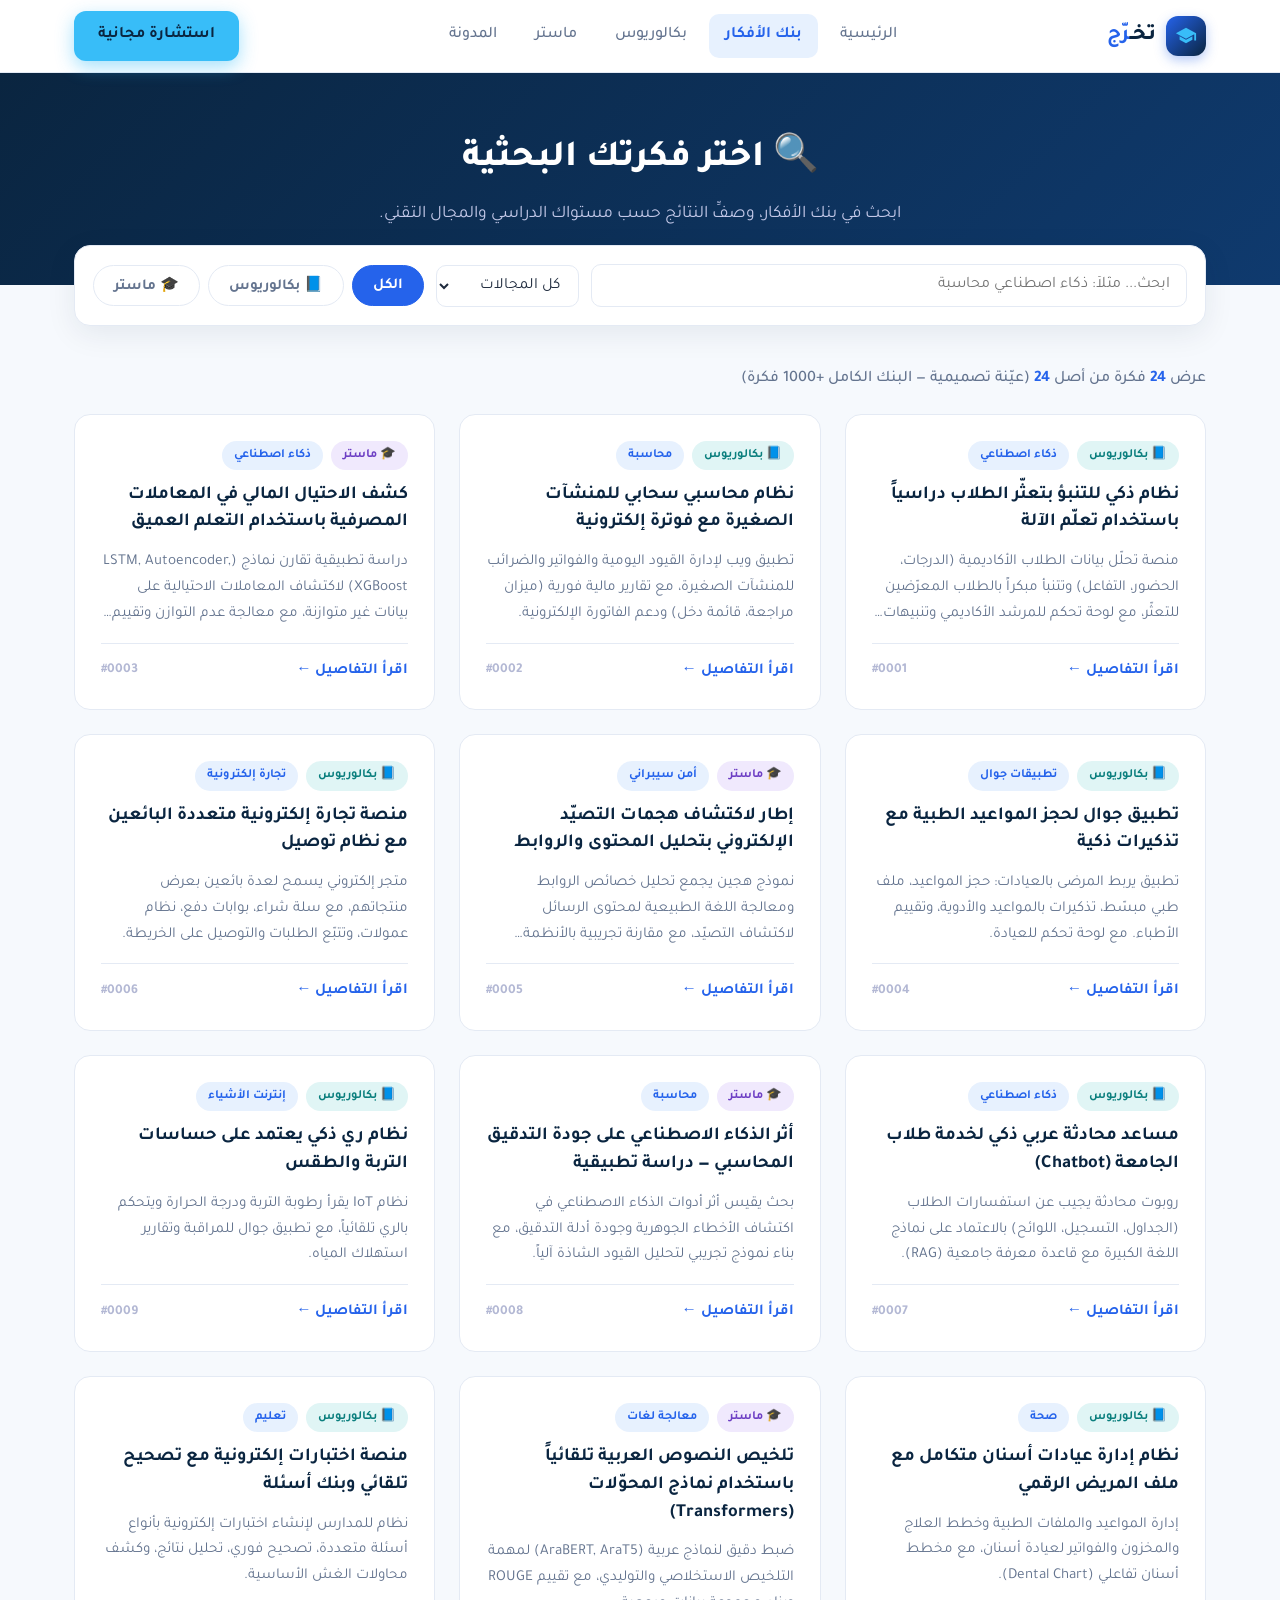
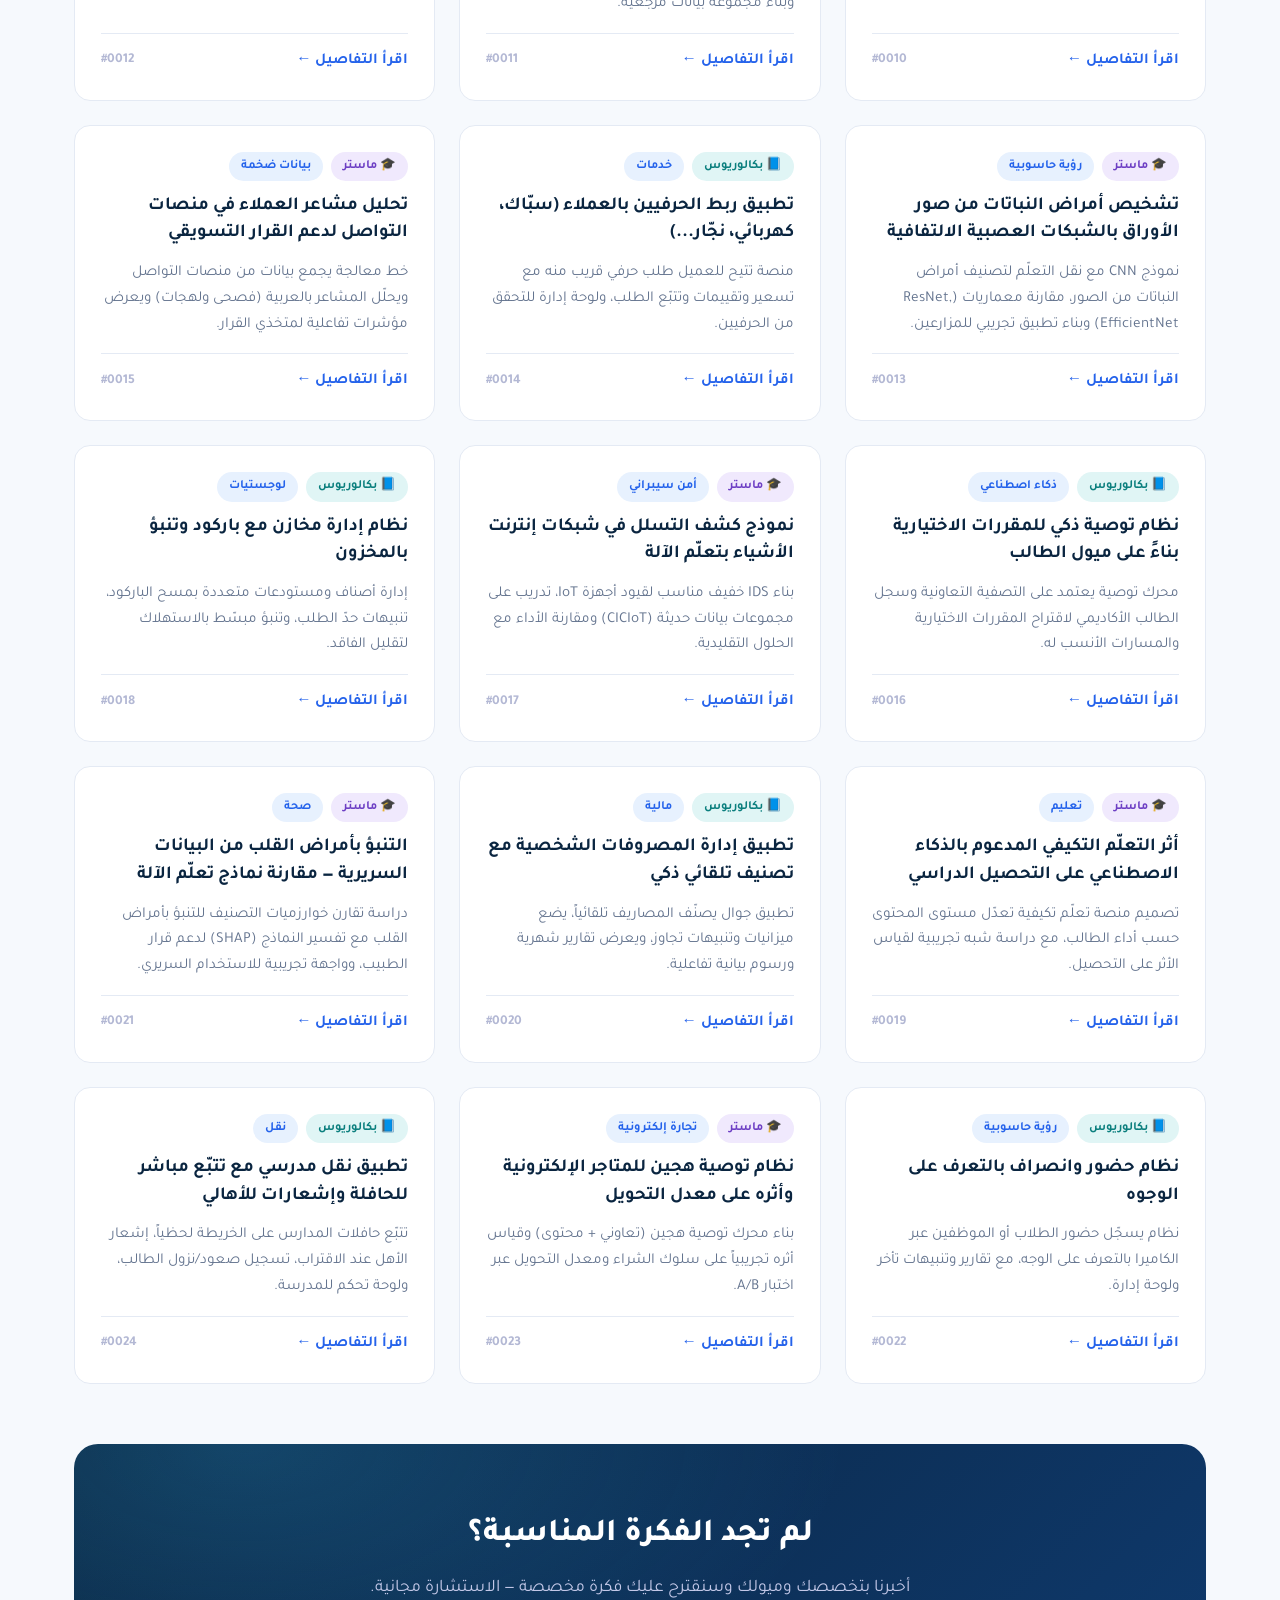
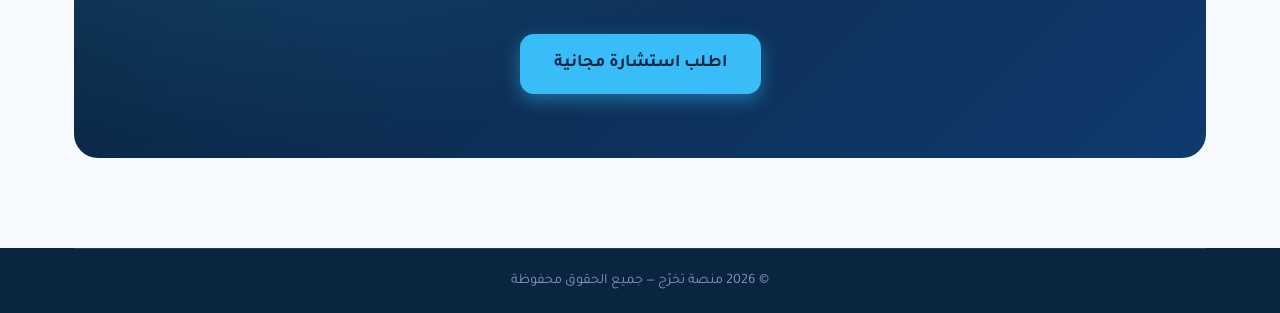
<file: ideas.html>
<!DOCTYPE html>
<html lang="ar" dir="rtl">
<head>
  <meta charset="UTF-8">
  <meta name="viewport" content="width=device-width, initial-scale=1.0">
  <title>بنك الأفكار — تخرّج</title>
  <link rel="preconnect" href="https://fonts.googleapis.com">
  <link href="https://fonts.googleapis.com/css2?family=Tajawal:wght@400;500;700;800&display=swap" rel="stylesheet">
  <link rel="stylesheet" href="css/style.css">
</head>
<body>

<header class="site-header">
  <div class="container">
    <a href="index.html" class="logo">
      <span class="cap"><svg viewBox="0 0 24 24"><path d="M12 3L1 9l11 6 9-4.91V17h2V9L12 3zm-7 9.18v4L12 20l7-3.82v-4L12 16l-7-3.82z"/></svg></span>
      <span>تخـ<b>رّج</b></span>
    </a>
    <nav class="main-nav">
      <a href="index.html">الرئيسية</a>
      <a href="ideas.html" class="active">بنك الأفكار</a>
      <a href="ideas.html?tier=bachelor">بكالوريوس</a>
      <a href="ideas.html?tier=master">ماستر</a>
      <a href="blog.html">المدونة</a>
    </nav>
    <a href="idea.html?id=1#consult" class="btn btn-gold header-cta">استشارة مجانية</a>
    <button class="nav-toggle" aria-label="القائمة">☰</button>
  </div>
</header>

<section class="page-hero">
  <div class="container">
    <h1>🔍 اختر فكرتك البحثية</h1>
    <p>ابحث في بنك الأفكار، وصفِّ النتائج حسب مستواك الدراسي والمجال التقني.</p>
  </div>
</section>

<div class="container">
  <div class="filters-bar">
    <input type="search" id="search-input" placeholder="ابحث... مثلاً: ذكاء اصطناعي محاسبة">
    <select id="field-select"></select>
    <div class="tier-pills">
      <button class="pill active" data-tier="all">الكل</button>
      <button class="pill" data-tier="bachelor">📘 بكالوريوس</button>
      <button class="pill" data-tier="master">🎓 ماستر</button>
    </div>
  </div>

  <p class="results-count" id="results-count"></p>
  <div class="ideas-grid" id="ideas-results"></div>

  <div class="cta" style="margin-top:60px">
    <h2>لم تجد الفكرة المناسبة؟</h2>
    <p>أخبرنا بتخصصك وميولك وسنقترح عليك فكرة مخصصة — الاستشارة مجانية.</p>
    <a href="idea.html?id=1#consult" class="btn btn-gold btn-lg">اطلب استشارة مجانية</a>
  </div>
</div>

<footer class="site-footer">
  <div class="container">
    <div class="bottom">© 2026 منصة تخرّج — جميع الحقوق محفوظة</div>
  </div>
</footer>

<script src="js/data.js"></script>
<script src="js/main.js"></script>
</body>
</html>
</file>
<file: css/style.css>
/* ===== تخرّج — منصة أفكار مشاريع التخرج ===== */
:root {
  --navy: #0a2540;
  --navy-2: #0f3a6e;
  --indigo: #2563eb;
  --gold: #38bdf8;
  --gold-dark: #0ea5e9;
  --teal: #0ea5a4;
  --purple: #8b5cf6;
  --ink: #1e2a3d;
  --muted: #64748f;
  --line: #e4eaf4;
  --bg: #f6f9fd;
  --card: #ffffff;
  --radius: 16px;
  --shadow: 0 8px 30px rgba(10, 37, 64, 0.08);
  --shadow-lg: 0 16px 50px rgba(10, 37, 64, 0.14);
}

* { margin: 0; padding: 0; box-sizing: border-box; }

html { scroll-behavior: smooth; }

body {
  font-family: 'Tajawal', sans-serif;
  background: var(--bg);
  color: var(--ink);
  line-height: 1.7;
}

img { max-width: 100%; }
a { text-decoration: none; color: inherit; }
button { font-family: inherit; cursor: pointer; }
input, select, textarea { font-family: inherit; }

.container { max-width: 1180px; margin: 0 auto; padding: 0 24px; }

/* ===== Header ===== */
.site-header {
  position: sticky; top: 0; z-index: 100;
  background: rgba(255,255,255,.92);
  backdrop-filter: blur(12px);
  border-bottom: 1px solid var(--line);
}
.site-header .container {
  display: flex; align-items: center; justify-content: space-between;
  height: 72px;
}
.logo { display: flex; align-items: center; gap: 10px; font-weight: 800; font-size: 1.35rem; color: var(--navy); }
.logo .cap {
  width: 40px; height: 40px; border-radius: 12px;
  background: linear-gradient(135deg, var(--indigo), var(--navy));
  display: grid; place-items: center; font-size: 1.2rem;
  box-shadow: 0 4px 12px rgba(37,99,235,.35);
}
.logo .cap svg { width: 22px; height: 22px; fill: var(--gold); }
.logo span b { color: var(--indigo); }

.main-nav { display: flex; gap: 6px; align-items: center; }
.main-nav a {
  padding: 8px 16px; border-radius: 10px; font-weight: 500; color: var(--muted);
  transition: all .2s;
}
.main-nav a:hover { color: var(--navy); background: var(--bg); }
.main-nav a.active { color: var(--indigo); background: #e7f1fe; font-weight: 700; }

.btn {
  display: inline-flex; align-items: center; gap: 8px; justify-content: center;
  padding: 11px 24px; border-radius: 12px; font-weight: 700; font-size: 1rem;
  border: none; transition: all .2s;
}
.btn-gold { background: var(--gold); color: var(--navy); box-shadow: 0 6px 18px rgba(56,189,248,.45); }
.btn-gold:hover { background: var(--gold-dark); transform: translateY(-2px); }
.btn-outline { background: transparent; color: #fff; border: 2px solid rgba(255,255,255,.35); }
.btn-outline:hover { border-color: var(--gold); color: var(--gold); }
.btn-indigo { background: var(--indigo); color: #fff; box-shadow: 0 6px 18px rgba(37,99,235,.35); }
.btn-indigo:hover { background: var(--navy-2); transform: translateY(-2px); }
.btn-ghost { background: #e7f1fe; color: var(--indigo); }
.btn-ghost:hover { background: #d7e8fd; }
.btn-lg { padding: 15px 34px; font-size: 1.1rem; border-radius: 14px; }

.nav-toggle { display: none; background: none; border: none; font-size: 1.6rem; color: var(--navy); }

/* ===== Hero ===== */
.hero {
  background:
    radial-gradient(900px 400px at 85% -10%, rgba(56,189,248,.28), transparent),
    radial-gradient(700px 350px at 10% 110%, rgba(37,99,235,.3), transparent),
    linear-gradient(135deg, var(--navy) 0%, var(--navy-2) 60%, #15509c 100%);
  color: #fff;
  padding: 90px 0 120px;
  position: relative;
  overflow: hidden;
}
.hero::after {
  content: ''; position: absolute; inset: 0;
  background-image: radial-gradient(rgba(255,255,255,.07) 1px, transparent 1px);
  background-size: 28px 28px;
  pointer-events: none;
}
.hero .container { position: relative; z-index: 2; text-align: center; max-width: 880px; }
.hero-badge {
  display: inline-flex; align-items: center; gap: 8px;
  background: rgba(56,189,248,.14); border: 1px solid rgba(56,189,248,.45);
  color: var(--gold); padding: 7px 18px; border-radius: 100px;
  font-weight: 700; font-size: .95rem; margin-bottom: 26px;
}
.hero h1 { font-size: 3.1rem; font-weight: 800; line-height: 1.3; margin-bottom: 18px; }
.hero h1 .hl { color: var(--gold); position: relative; }
.hero p.lead { font-size: 1.25rem; color: #c3c8e8; max-width: 640px; margin: 0 auto 40px; }

/* Search box */
.search-box {
  background: #fff; border-radius: 18px; padding: 10px;
  display: flex; gap: 10px; align-items: center;
  box-shadow: var(--shadow-lg);
  max-width: 720px; margin: 0 auto;
}
.search-box .icon { font-size: 1.3rem; margin-right: 12px; color: var(--muted); }
.search-box input {
  flex: 1; border: none; outline: none; font-size: 1.1rem; color: var(--ink);
  background: transparent; min-width: 0;
}
.search-box input::placeholder { color: #9aa0bf; }
.search-box .btn { white-space: nowrap; }

.hero-tags { display: flex; flex-wrap: wrap; gap: 10px; justify-content: center; margin-top: 22px; }
.hero-tags a {
  background: rgba(255,255,255,.1); border: 1px solid rgba(255,255,255,.18);
  padding: 6px 16px; border-radius: 100px; font-size: .92rem; color: #d7daf2;
  transition: all .2s;
}
.hero-tags a:hover { background: rgba(245,185,66,.18); border-color: var(--gold); color: var(--gold); }

/* Stats strip */
.stats-strip { margin-top: -56px; position: relative; z-index: 5; }
.stats-strip .grid {
  background: #fff; border-radius: var(--radius); box-shadow: var(--shadow-lg);
  display: grid; grid-template-columns: repeat(4, 1fr);
  padding: 28px 10px;
}
.stat { text-align: center; padding: 6px 10px; }
.stat + .stat { border-right: 1px solid var(--line); }
.stat .num { font-size: 2.1rem; font-weight: 800; color: var(--indigo); }
.stat .lbl { color: var(--muted); font-size: .98rem; }

/* ===== Sections ===== */
section.block { padding: 84px 0; }
.sec-head { text-align: center; max-width: 620px; margin: 0 auto 50px; }
.sec-head .kicker {
  color: var(--indigo); font-weight: 700; font-size: .95rem; letter-spacing: .5px;
  background: #e7f1fe; display: inline-block; padding: 5px 16px; border-radius: 100px; margin-bottom: 14px;
}
.sec-head h2 { font-size: 2.1rem; font-weight: 800; color: var(--navy); margin-bottom: 10px; }
.sec-head p { color: var(--muted); font-size: 1.08rem; }

/* Tier cards */
.tiers { display: grid; grid-template-columns: 1fr 1fr; gap: 26px; }
.tier-card {
  border-radius: 20px; padding: 40px 36px; color: #fff; position: relative; overflow: hidden;
  display: flex; flex-direction: column; gap: 14px; min-height: 280px;
  transition: transform .25s;
}
.tier-card:hover { transform: translateY(-6px); }
.tier-card.bachelor { background: linear-gradient(135deg, #0b7f7e, var(--teal)); }
.tier-card.master { background: linear-gradient(135deg, #5b32b4, var(--purple)); }
.tier-card .tier-icon {
  width: 58px; height: 58px; border-radius: 16px; background: rgba(255,255,255,.18);
  display: grid; place-items: center; font-size: 1.7rem;
}
.tier-card h3 { font-size: 1.6rem; font-weight: 800; }
.tier-card p { color: rgba(255,255,255,.85); flex: 1; }
.tier-card .tier-link { font-weight: 700; color: #fff; display: inline-flex; align-items: center; gap: 6px; }
.tier-card::after {
  content: '🎓'; position: absolute; left: -20px; bottom: -30px; font-size: 9rem; opacity: .12;
  transform: rotate(-15deg);
}
.tier-card.master::after { content: '📜'; }

/* Category chips */
.cats { display: grid; grid-template-columns: repeat(4, 1fr); gap: 18px; }
.cat-card {
  background: var(--card); border: 1px solid var(--line); border-radius: var(--radius);
  padding: 26px 20px; text-align: center; transition: all .25s;
}
.cat-card:hover { transform: translateY(-5px); box-shadow: var(--shadow); border-color: #b9d6fb; }
.cat-card .emoji { font-size: 2.2rem; display: block; margin-bottom: 10px; }
.cat-card h4 { font-weight: 700; color: var(--navy); margin-bottom: 4px; }
.cat-card span { color: var(--muted); font-size: .9rem; }

/* Idea cards */
.ideas-grid { display: grid; grid-template-columns: repeat(3, 1fr); gap: 24px; }
.idea-card {
  background: var(--card); border: 1px solid var(--line); border-radius: var(--radius);
  padding: 26px; display: flex; flex-direction: column; gap: 12px;
  transition: all .25s; position: relative;
}
.idea-card:hover { transform: translateY(-5px); box-shadow: var(--shadow); border-color: #b9d6fb; }
.idea-card .meta { display: flex; gap: 8px; flex-wrap: wrap; }
.badge {
  font-size: .78rem; font-weight: 700; padding: 4px 12px; border-radius: 100px;
}
.badge.bachelor { background: #e0f5f5; color: #0b7f7e; }
.badge.master { background: #f0e9fd; color: #6d3fc4; }
.badge.field { background: #e7f1fe; color: var(--indigo); }
.idea-card h3 { font-size: 1.15rem; font-weight: 700; color: var(--navy); line-height: 1.5; }
.idea-card h3 a:hover { color: var(--indigo); }
.idea-card p { color: var(--muted); font-size: .95rem; flex: 1;
  display: -webkit-box; -webkit-line-clamp: 3; -webkit-box-orient: vertical; overflow: hidden; }
.idea-card .foot {
  display: flex; justify-content: space-between; align-items: center;
  border-top: 1px solid var(--line); padding-top: 14px; margin-top: 4px;
}
.idea-card .foot .more { color: var(--indigo); font-weight: 700; font-size: .95rem; }
.idea-card .foot .num { color: #b3b8d4; font-size: .85rem; font-weight: 700; }

/* How it works */
.steps { display: grid; grid-template-columns: repeat(4, 1fr); gap: 22px; counter-reset: step; }
.step {
  background: var(--card); border: 1px solid var(--line); border-radius: var(--radius);
  padding: 30px 24px; text-align: center; position: relative;
}
.step .n {
  width: 48px; height: 48px; margin: 0 auto 16px; border-radius: 50%;
  background: linear-gradient(135deg, var(--indigo), var(--gold));
  color: #fff; font-weight: 800; font-size: 1.2rem;
  display: grid; place-items: center; box-shadow: 0 6px 16px rgba(37,99,235,.35);
}
.step h4 { font-weight: 700; color: var(--navy); margin-bottom: 6px; }
.step p { color: var(--muted); font-size: .93rem; }

/* Blog cards */
.posts-grid { display: grid; grid-template-columns: repeat(3, 1fr); gap: 24px; }
.post-card {
  background: var(--card); border: 1px solid var(--line); border-radius: var(--radius);
  overflow: hidden; transition: all .25s; display: flex; flex-direction: column;
}
.post-card:hover { transform: translateY(-5px); box-shadow: var(--shadow); }
.post-card .thumb {
  height: 170px; display: grid; place-items: center; font-size: 3.4rem;
  background: linear-gradient(135deg, #e7f1fe, #e0f6fe);
}
.post-card .body { padding: 22px; display: flex; flex-direction: column; gap: 10px; flex: 1; }
.post-card .date { color: #b3b8d4; font-size: .85rem; font-weight: 700; }
.post-card h3 { font-size: 1.12rem; font-weight: 700; color: var(--navy); line-height: 1.5; }
.post-card h3 a:hover { color: var(--indigo); }
.post-card p { color: var(--muted); font-size: .94rem; flex: 1; }
.post-card .more { color: var(--indigo); font-weight: 700; font-size: .95rem; }

/* CTA */
.cta {
  background:
    radial-gradient(600px 300px at 15% 0%, rgba(56,189,248,.2), transparent),
    linear-gradient(135deg, var(--navy), var(--navy-2));
  border-radius: 24px; color: #fff; text-align: center;
  padding: 64px 40px; position: relative; overflow: hidden;
}
.cta h2 { font-size: 2rem; font-weight: 800; margin-bottom: 12px; }
.cta p { color: #c3c8e8; max-width: 540px; margin: 0 auto 30px; font-size: 1.1rem; }

/* ===== Ideas page ===== */
.page-hero {
  background: linear-gradient(135deg, var(--navy), var(--navy-2));
  color: #fff; padding: 56px 0; text-align: center;
}
.page-hero h1 { font-size: 2.3rem; font-weight: 800; margin-bottom: 8px; }
.page-hero p { color: #c3c8e8; font-size: 1.1rem; }

.filters-bar {
  background: #fff; border: 1px solid var(--line); border-radius: var(--radius);
  padding: 18px; margin: -40px auto 40px; position: relative; z-index: 5;
  box-shadow: var(--shadow);
  display: flex; gap: 12px; flex-wrap: wrap; align-items: center;
}
.filters-bar input[type="search"] {
  flex: 1; min-width: 220px; border: 1px solid var(--line); border-radius: 10px;
  padding: 11px 16px; font-size: 1rem; outline: none; transition: border .2s;
}
.filters-bar input[type="search"]:focus { border-color: var(--indigo); }
.filters-bar select {
  border: 1px solid var(--line); border-radius: 10px; padding: 11px 14px;
  font-size: .98rem; color: var(--ink); background: #fff; outline: none;
}
.tier-pills { display: flex; gap: 8px; }
.pill {
  border: 1px solid var(--line); background: #fff; border-radius: 100px;
  padding: 9px 20px; font-weight: 700; font-size: .95rem; color: var(--muted);
  transition: all .2s;
}
.pill:hover { border-color: var(--indigo); color: var(--indigo); }
.pill.active { background: var(--indigo); border-color: var(--indigo); color: #fff; }
.results-count { color: var(--muted); margin-bottom: 20px; font-weight: 500; }
.results-count b { color: var(--indigo); }
.empty-state { text-align: center; padding: 70px 0; color: var(--muted); }
.empty-state .emoji { font-size: 3.5rem; display: block; margin-bottom: 14px; }

/* ===== Idea detail ===== */
.idea-detail { max-width: 820px; margin: 0 auto; }
.idea-detail .card {
  background: #fff; border: 1px solid var(--line); border-radius: 20px;
  padding: 44px; box-shadow: var(--shadow); margin-top: -50px; position: relative; z-index: 5;
}
.idea-detail h1 { font-size: 1.8rem; font-weight: 800; color: var(--navy); line-height: 1.5; margin: 14px 0 20px; }
.idea-detail .section-title {
  font-size: 1.2rem; font-weight: 800; color: var(--navy);
  margin: 30px 0 12px; display: flex; align-items: center; gap: 10px;
}
.idea-detail .section-title::before {
  content: ''; width: 5px; height: 22px; border-radius: 4px;
  background: linear-gradient(var(--indigo), var(--gold));
}
.idea-detail p.body-text { color: #4a4f6e; font-size: 1.05rem; }
.idea-detail ul.features { list-style: none; display: grid; gap: 10px; }
.idea-detail ul.features li { display: flex; gap: 10px; color: #4a4f6e; }
.idea-detail ul.features li::before { content: '✔'; color: var(--teal); font-weight: 800; }
.tech-tags { display: flex; flex-wrap: wrap; gap: 8px; }
.tech-tags span {
  background: var(--bg); border: 1px solid var(--line); border-radius: 8px;
  padding: 5px 14px; font-size: .9rem; color: var(--ink); font-weight: 500;
}

/* Consultation box */
.consult-box {
  margin-top: 40px; border-radius: 18px; padding: 36px;
  background:
    radial-gradient(400px 200px at 90% 0%, rgba(56,189,248,.22), transparent),
    linear-gradient(135deg, var(--navy), var(--navy-2));
  color: #fff;
}
.consult-box h3 { font-size: 1.4rem; font-weight: 800; margin-bottom: 8px; }
.consult-box > p { color: #c3c8e8; margin-bottom: 24px; }
.consult-form { display: grid; grid-template-columns: 1fr 1fr; gap: 14px; }
.consult-form .full { grid-column: 1 / -1; }
.consult-form input, .consult-form textarea {
  width: 100%; border: 1px solid rgba(255,255,255,.2); background: rgba(255,255,255,.08);
  border-radius: 10px; padding: 13px 16px; color: #fff; font-size: 1rem; outline: none;
  transition: border .2s;
}
.consult-form input::placeholder, .consult-form textarea::placeholder { color: #9aa0bf; }
.consult-form input:focus, .consult-form textarea:focus { border-color: var(--gold); }
.consult-form textarea { resize: vertical; min-height: 110px; }
.form-note { color: #9aa0bf; font-size: .85rem; margin-top: 12px; }

/* ===== Blog / article ===== */
.article-body { max-width: 780px; margin: 0 auto; background: #fff; border: 1px solid var(--line);
  border-radius: 20px; padding: 48px; box-shadow: var(--shadow); margin-top: -50px; position: relative; z-index: 5; }
.article-body h1 { font-size: 1.9rem; font-weight: 800; color: var(--navy); line-height: 1.5; margin-bottom: 10px; }
.article-body .meta-line { color: #b3b8d4; font-weight: 700; font-size: .9rem; margin-bottom: 26px; }
.article-body h2 { font-size: 1.35rem; font-weight: 800; color: var(--navy); margin: 30px 0 12px; }
.article-body p { color: #4a4f6e; font-size: 1.05rem; margin-bottom: 16px; }
.article-body blockquote {
  border-right: 4px solid var(--gold); background: #f0f9ff; padding: 18px 22px;
  border-radius: 10px; margin: 20px 0; color: #0c5a80; font-weight: 500;
}

/* ===== Footer ===== */
.site-footer { background: var(--navy); color: #c3c8e8; margin-top: 90px; }
.site-footer .top {
  display: grid; grid-template-columns: 2fr 1fr 1fr 1.4fr; gap: 40px; padding: 60px 0 40px;
}
.site-footer h5 { color: #fff; font-size: 1.05rem; font-weight: 700; margin-bottom: 16px; }
.site-footer ul { list-style: none; display: grid; gap: 10px; }
.site-footer a:hover { color: var(--gold); }
.site-footer .about p { font-size: .95rem; margin-top: 12px; max-width: 320px; }
.site-footer .bottom {
  border-top: 1px solid rgba(255,255,255,.1); padding: 20px 0; text-align: center;
  font-size: .9rem; color: #8a90b8;
}

/* ===== Responsive ===== */
@media (max-width: 960px) {
  .hero h1 { font-size: 2.3rem; }
  .stats-strip .grid { grid-template-columns: repeat(2, 1fr); gap: 16px 0; }
  .stat:nth-child(3) { border-right: none; }
  .tiers { grid-template-columns: 1fr; }
  .cats { grid-template-columns: repeat(2, 1fr); }
  .ideas-grid, .posts-grid { grid-template-columns: repeat(2, 1fr); }
  .steps { grid-template-columns: repeat(2, 1fr); }
  .site-footer .top { grid-template-columns: 1fr 1fr; }
  .main-nav {
    display: none; position: absolute; top: 72px; right: 0; left: 0;
    background: #fff; flex-direction: column; align-items: stretch;
    padding: 14px; border-bottom: 1px solid var(--line); box-shadow: var(--shadow);
  }
  .main-nav.open { display: flex; }
  .nav-toggle { display: block; }
  .header-cta { display: none; }
}
@media (max-width: 620px) {
  .hero { padding: 64px 0 100px; }
  .hero h1 { font-size: 1.85rem; }
  .search-box { flex-direction: column; align-items: stretch; padding: 14px; gap: 12px; }
  .search-box input { padding: 8px 4px; }
  .ideas-grid, .posts-grid, .cats, .steps { grid-template-columns: 1fr; }
  .consult-form { grid-template-columns: 1fr; }
  .idea-detail .card, .article-body { padding: 28px 22px; }
  .site-footer .top { grid-template-columns: 1fr; }
}
</file>
